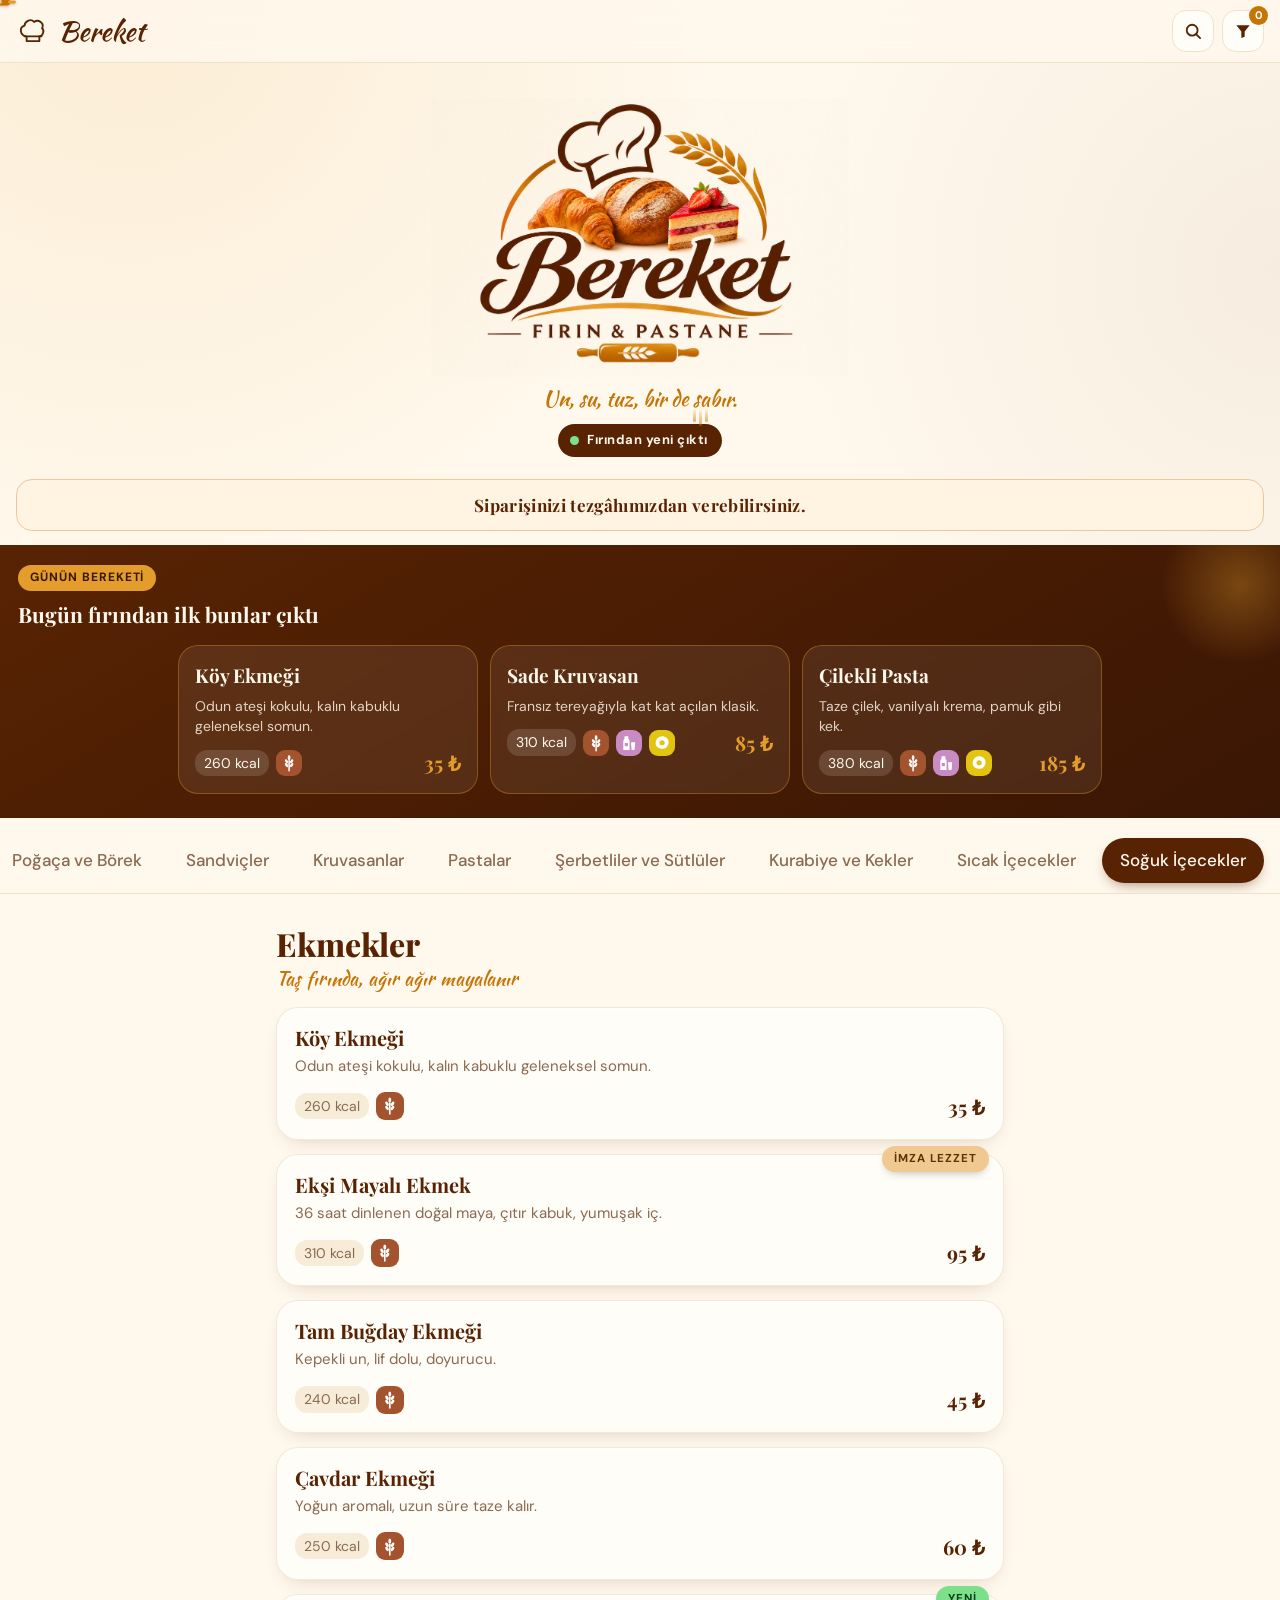
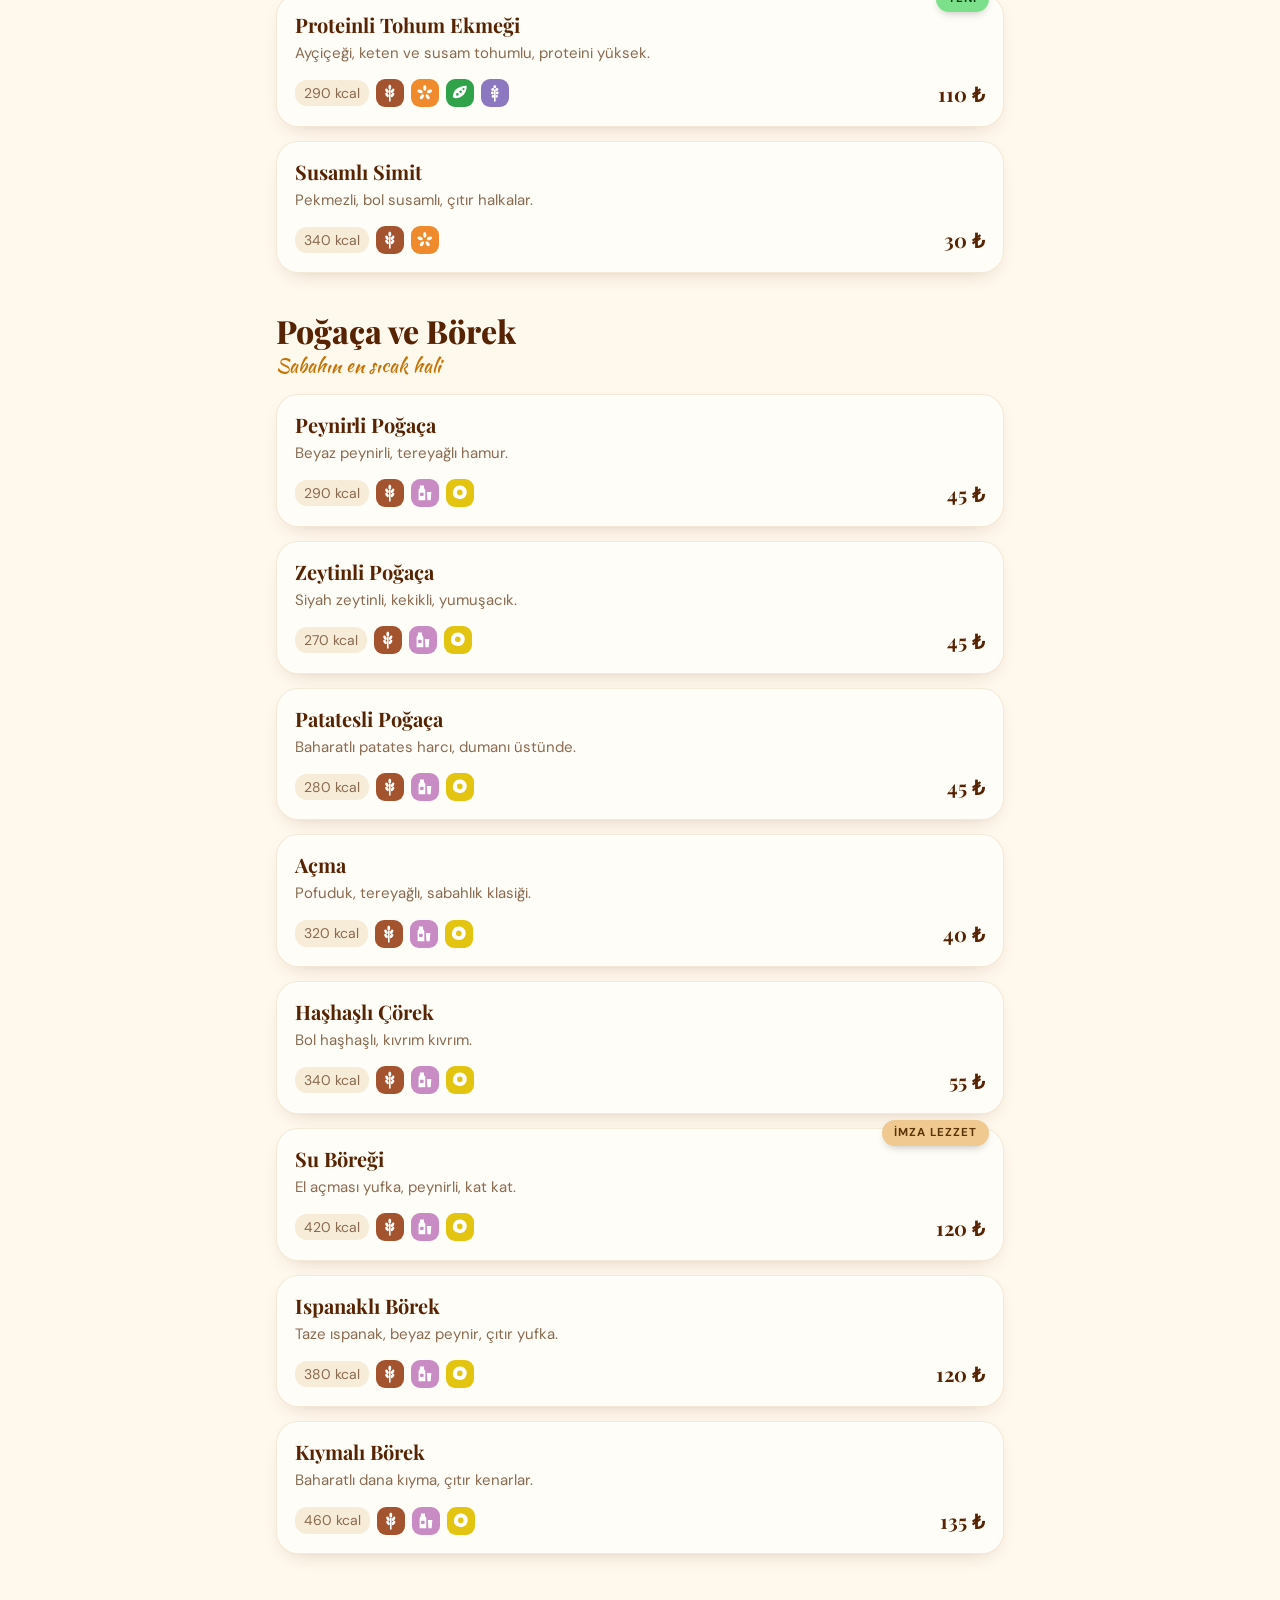
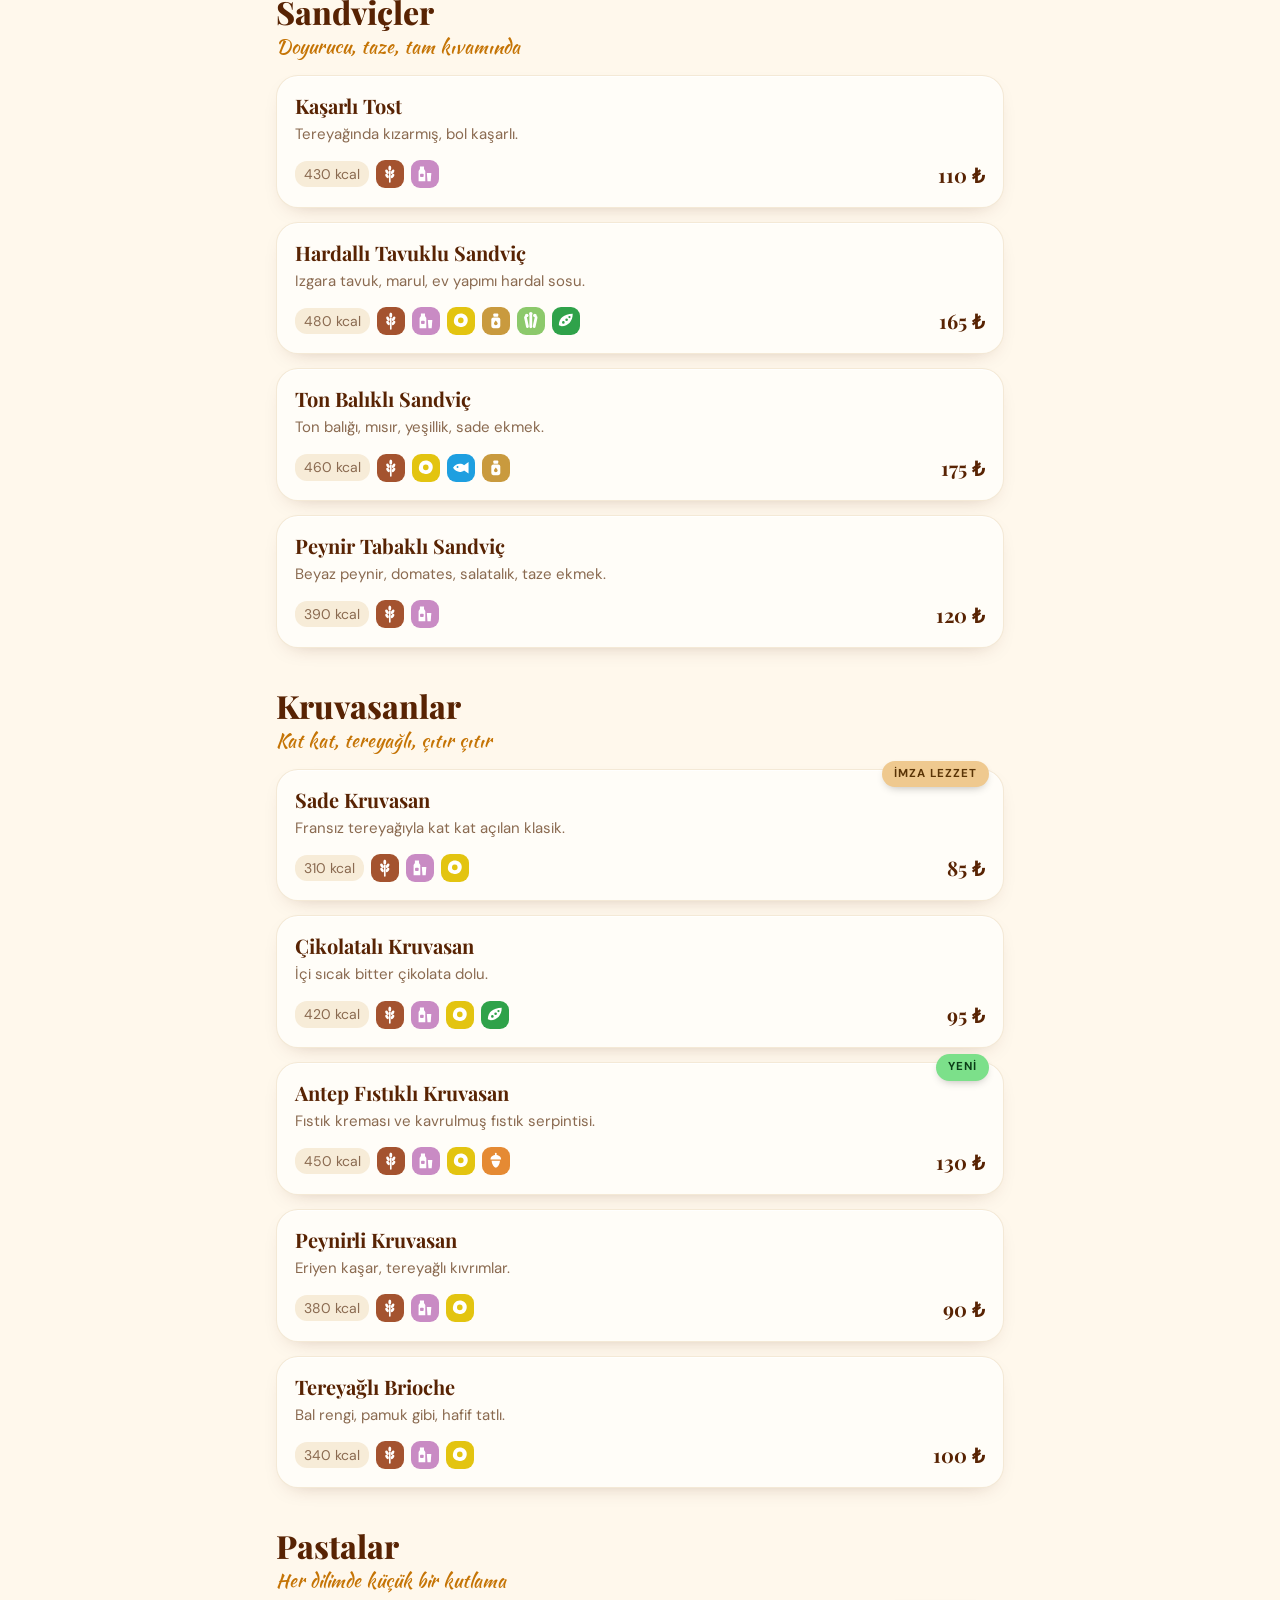
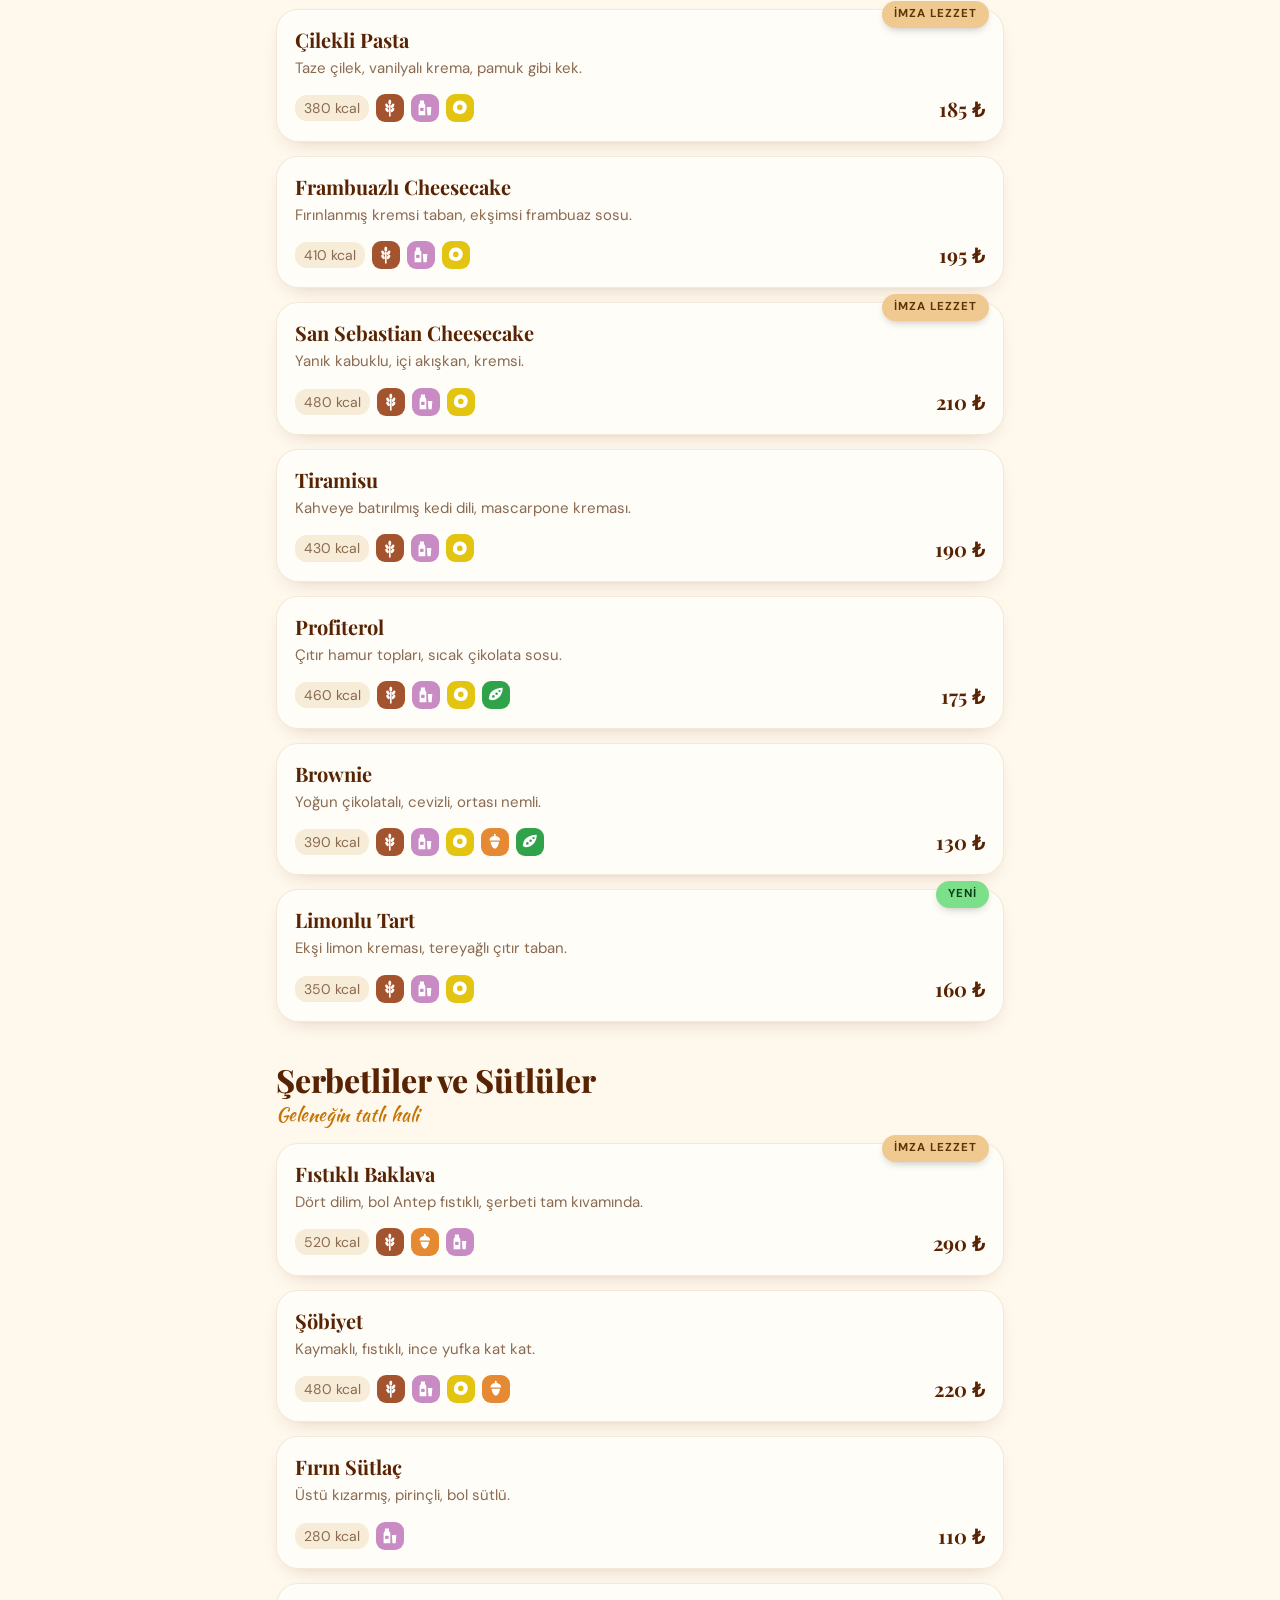
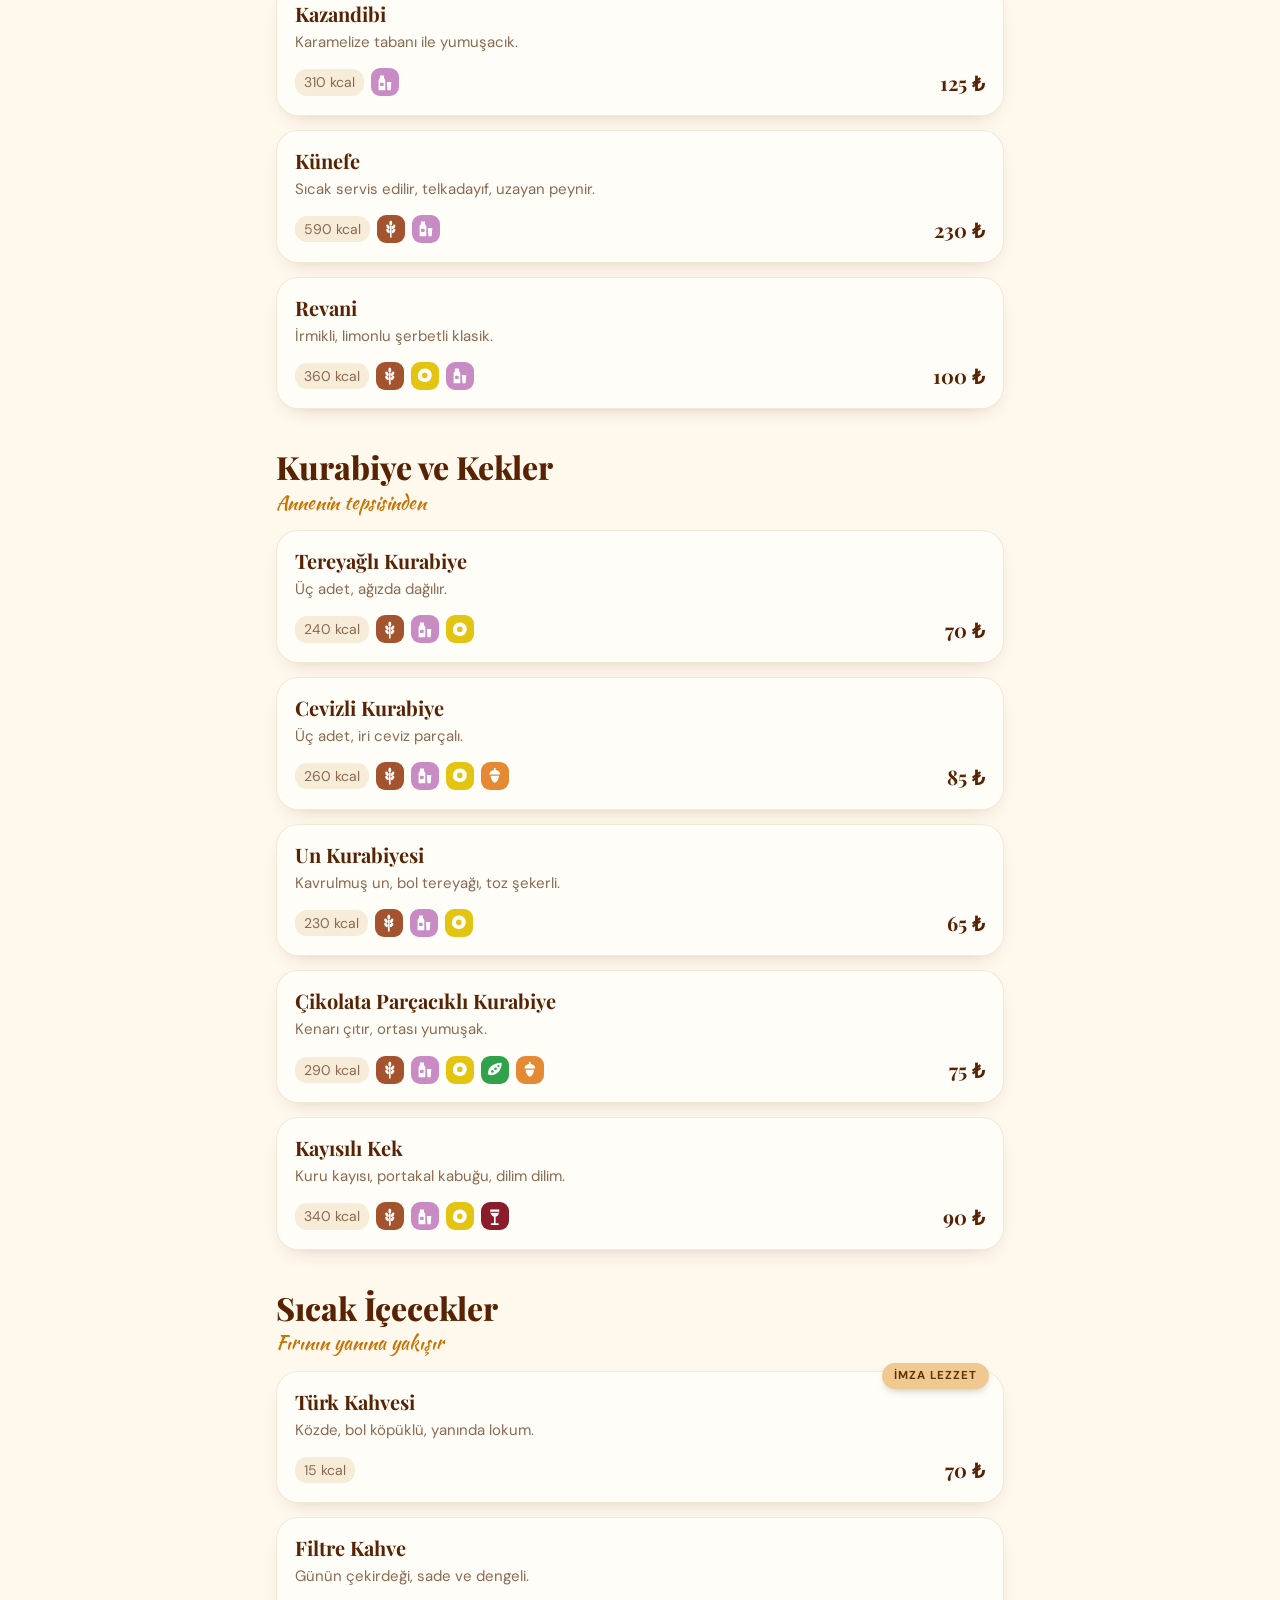
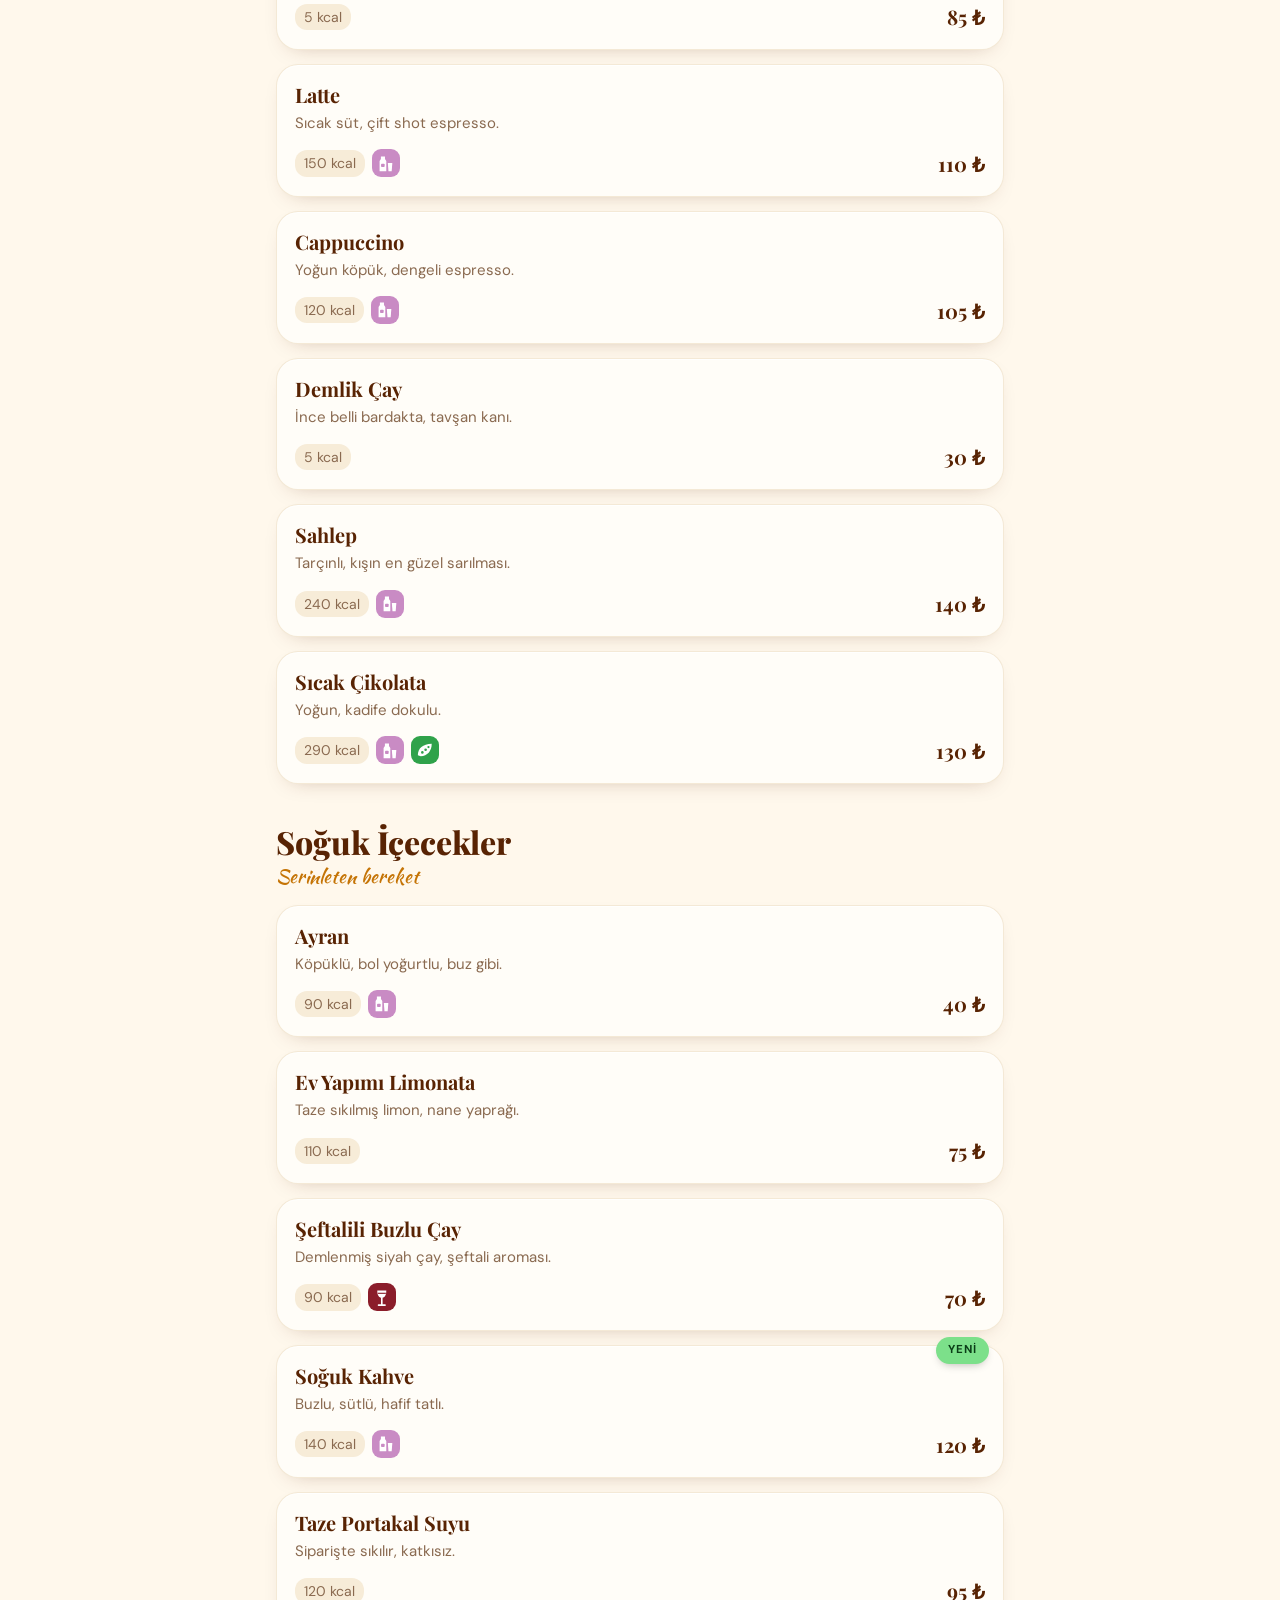
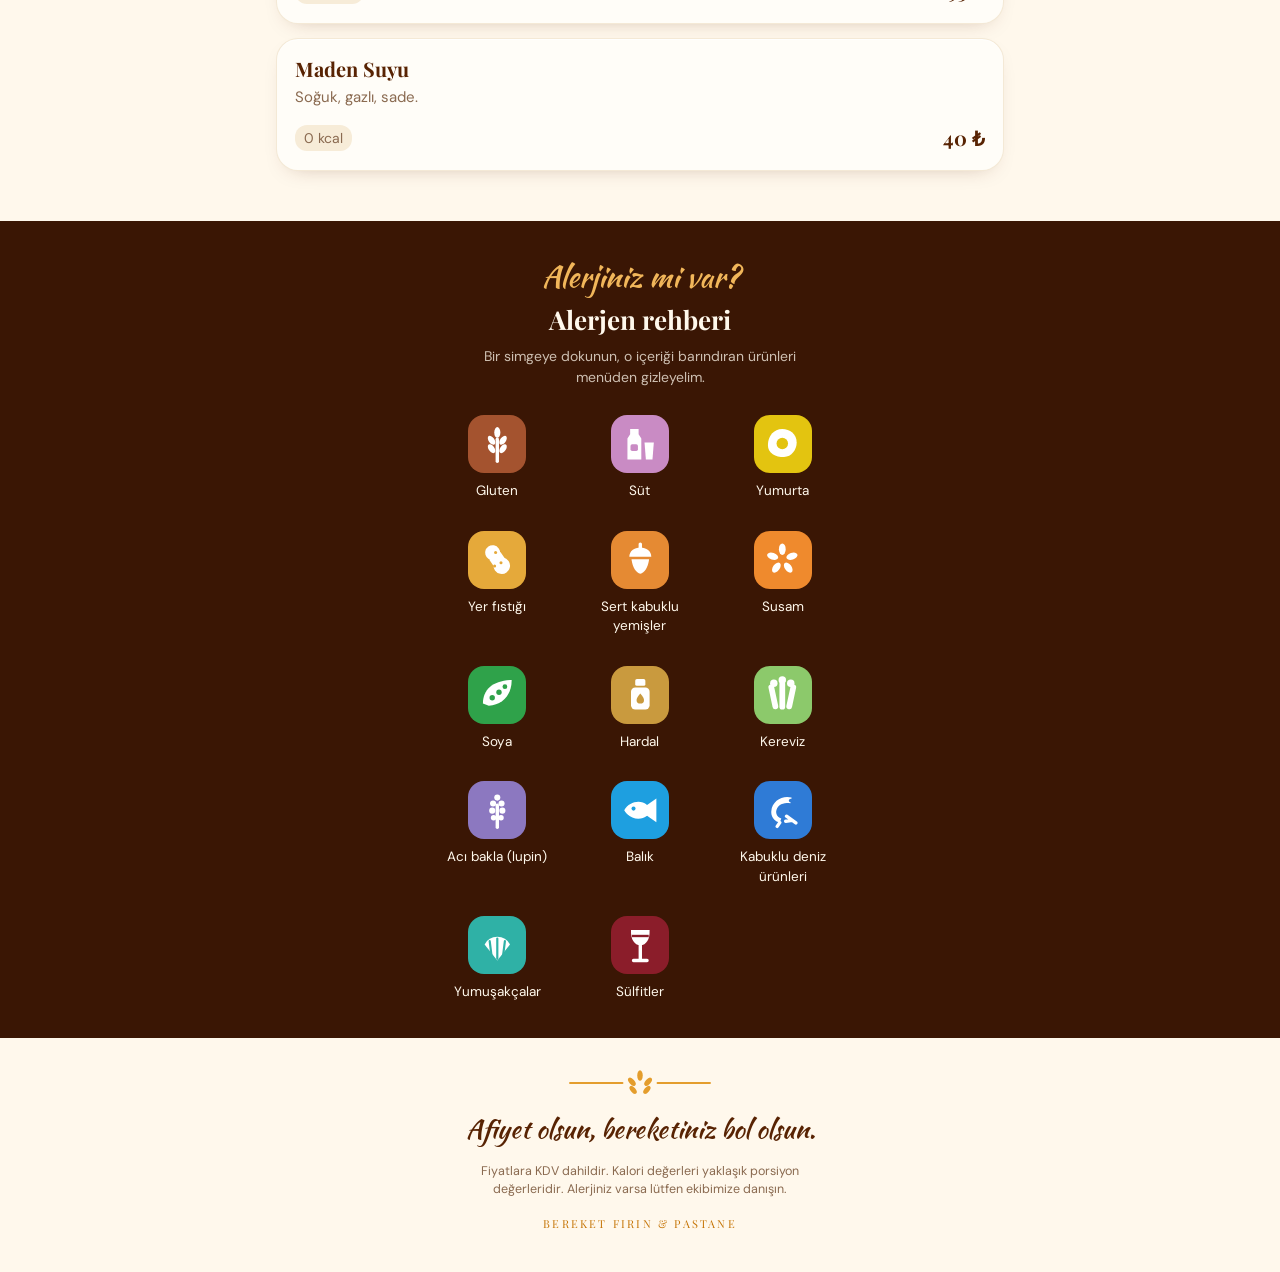
<file: index.html>
<!doctype html>
<html lang="tr">
<head>
<meta charset="utf-8">
<meta name="viewport" content="width=device-width, initial-scale=1, viewport-fit=cover">
<title>Bereket Fırın &amp; Pastane Menü</title>
<meta name="description" content="Bereket Fırın &amp; Pastane dijital menüsü. Taze ekmek, börek, kruvasan, pasta ve tatlılar. Alerjen ve kalori bilgisiyle.">
<meta name="theme-color" content="#582303">
<meta property="og:title" content="Bereket Fırın &amp; Pastane">
<meta property="og:description" content="Bereket, taze fırından sofranıza.">
<meta property="og:image" content="assets/og.png">
<link rel="icon" href="assets/favicon.png">
<link rel="preconnect" href="https://fonts.googleapis.com">
<link rel="preconnect" href="https://fonts.gstatic.com" crossorigin>
<link href="https://fonts.googleapis.com/css2?family=DM+Sans:wght@400;500;700&family=Kaushan+Script&family=Playfair+Display:wght@600;700;800&display=swap" rel="stylesheet">
<link rel="stylesheet" href="style.css">
</head>
<body>

<div id="ilerleme" aria-hidden="true">
  <div class="cubuk"></div>
  <svg id="oklava" viewBox="0 0 60 20"><rect x="12" y="4" width="36" height="12" rx="6" fill="#C57405"/><rect x="2" y="7.500" width="14" height="5" rx="2.500" fill="#E49D2C"/><rect x="44" y="7.500" width="14" height="5" rx="2.500" fill="#E49D2C"/><path d="M30 6.500v7M27 8.500l3-2 3 2M27 11.500l3-2 3 2" fill="none" stroke="#FFF8EC" stroke-width="1.200" stroke-linecap="round"/></svg>
</div>

<header class="ust">
  <a class="marka" href="#" aria-label="Bereket Fırın ve Pastane">
    <svg viewBox="0 0 64 56" class="sapka" aria-hidden="true"><path d="M20 38V47h24V38M16 38h32" fill="none" stroke="#582303" stroke-width="3.500" stroke-linecap="round" stroke-linejoin="round"/><path d="M19 38C8 36 5 22 16 18c1-9 12-14 18-7 8-6 20 2 15 12 5 4 2 14-5 15" fill="none" stroke="#582303" stroke-width="3.500" stroke-linecap="round" stroke-linejoin="round"/></svg>
    <span>Bereket</span>
  </a>
  <div class="ust-sag">
    <button class="ikon-btn" id="araBtn" aria-label="Ara"><svg viewBox="0 0 24 24"><circle cx="11" cy="11" r="6.500" fill="none" stroke="currentColor" stroke-width="2.200"/><path d="m16 16 4.500 4.500" stroke="currentColor" stroke-width="2.200" stroke-linecap="round"/></svg></button>
    <button class="ikon-btn" id="suzBtn" aria-label="Süz ve sırala"><svg viewBox="0 0 24 24"><path d="M4 5h16l-6 7.500V19l-4 1.500v-8z" fill="currentColor"/></svg><b id="suzSayac" hidden>0</b></button>
  </div>
</header>

<div class="arama" id="aramaKutu" hidden>
  <input id="aramaGiris" type="search" placeholder="Ne arıyorsunuz? Simit, baklava, latte…" autocomplete="off" enterkeyhint="search">
  <button id="aramaKapat" class="ikon-btn" aria-label="Aramayı kapat">✕</button>
</div>

<section class="kahraman">
  <div class="tane-alani" id="taneler" aria-hidden="true"></div>
  <button class="logo-btn" id="logoBtn" aria-label="Logo, dokunun">
    <img src="assets/logo.png" alt="Bereket Fırın ve Pastane" width="1100" height="733" fetchpriority="high">
  </button>
  <p class="slogan" id="slogan" aria-live="polite"></p>
  <div class="taze"><span class="nabiz"></span> Fırından yeni çıktı<span class="buhar" aria-hidden="true"><i></i><i></i><i></i></span></div>
</section>

<div class="duyuru" id="duyuru" hidden></div>

<section class="gunun" id="gununBolum" hidden>
  <div class="gunun-baslik"><span class="rozet-yazi">Günün Bereketi</span><h2>Bugün fırından ilk bunlar çıktı</h2></div>
  <div class="gunun-seri" id="gununSeri"></div>
</section>

<nav class="kategoriler" id="kategoriler" aria-label="Kategoriler"></nav>

<main id="menu"></main>

<section class="alerjen-bolum" id="alerjenBolum">
  <p class="script">Alerjiniz mi var?</p>
  <h2>Alerjen rehberi</h2>
  <p class="alerjen-not">Bir simgeye dokunun, o içeriği barındıran ürünleri menüden gizleyelim.</p>
  <div class="alerjen-izgara" id="alerjenIzgara"></div>
</section>

<footer class="alt">
  <svg viewBox="0 0 120 24" class="ayrac" aria-hidden="true"><path d="M4 12h42M74 12h42" stroke="#E49D2C" stroke-width="1.500" stroke-linecap="round"/><g fill="#E49D2C"><ellipse cx="60" cy="6" rx="2.200" ry="4.200"/><ellipse cx="53.500" cy="11" rx="2.100" ry="4" transform="rotate(-40 53.500 11)"/><ellipse cx="66.500" cy="11" rx="2.100" ry="4" transform="rotate(40 66.500 11)"/><ellipse cx="54.500" cy="17.500" rx="2" ry="3.800" transform="rotate(-40 54.500 17.500)"/><ellipse cx="65.500" cy="17.500" rx="2" ry="3.800" transform="rotate(40 65.500 17.500)"/></g></svg>
  <p class="afiyet script" id="altYazi"></p>
  <p class="not" id="not"></p>
  <p class="imza-yazi">Bereket Fırın &amp; Pastane</p>
</footer>

<!-- süz ve sırala paneli -->
<div class="ortu" id="ortu" hidden></div>
<aside class="panel" id="panel" hidden aria-label="Süz ve sırala">
  <div class="tutamac"></div>
  <h3>Size göre menü</h3>
  <h4>Şunları içermesin</h4>
  <div class="chip-izgara" id="haricChip"></div>
  <h4>Sıralama</h4>
  <div class="siralama" id="siralama">
    <button data-s="varsayilan" class="secili">Menü sırası</button>
    <button data-s="fiyatArtan">Fiyat artan</button>
    <button data-s="fiyatAzalan">Fiyat azalan</button>
    <button data-s="kaloriAz">Kalori az</button>
  </div>
  <h4>En fazla kalori: <span id="kcalDeger">Sınırsız</span></h4>
  <input type="range" id="kcalAralik" min="100" max="600" step="50" value="600">
  <div class="panel-alt">
    <button class="ikincil" id="suzTemizle">Temizle</button>
    <button class="birincil" id="suzUygula">Sonuçları gör</button>
  </div>
</aside>

<div class="bildirim" id="bildirim" role="status" aria-live="polite"></div>

<script src="allergens.js"></script>
<script src="app.js"></script>
</body>
</html>
</file>
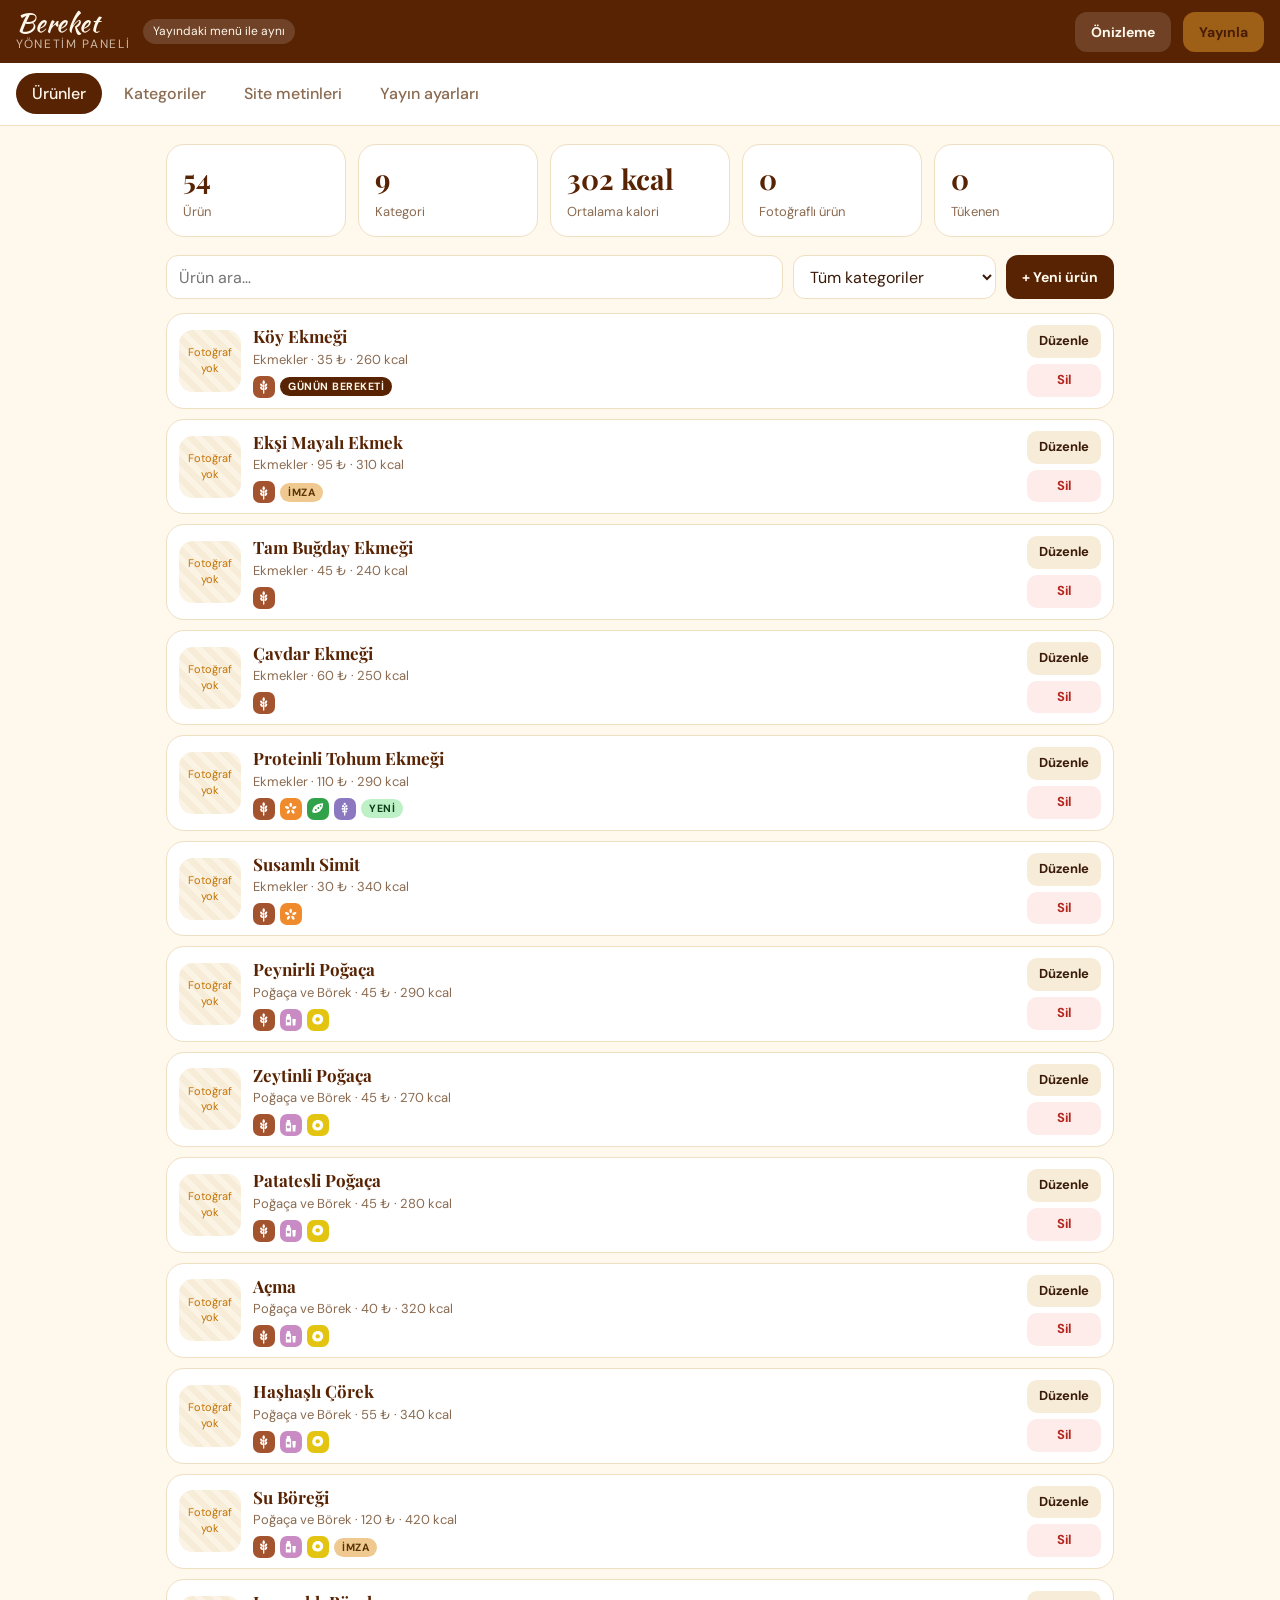
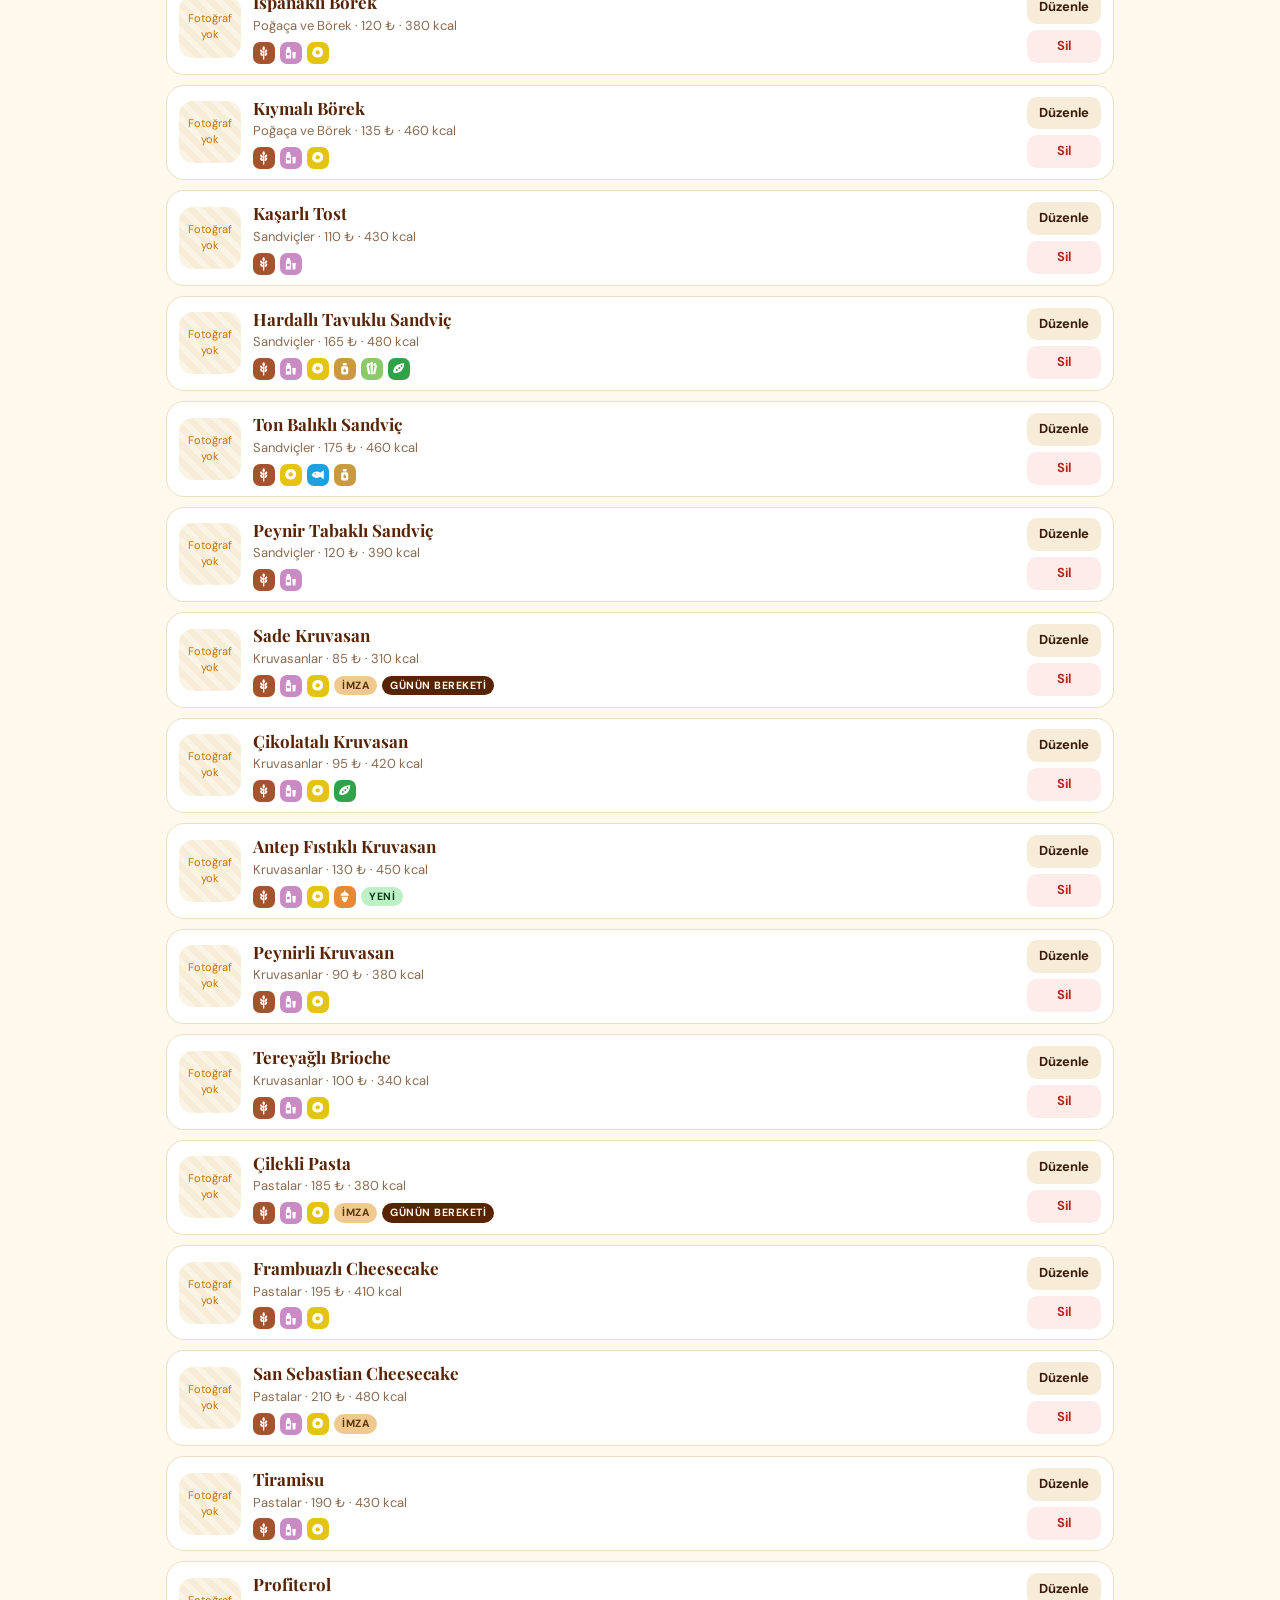
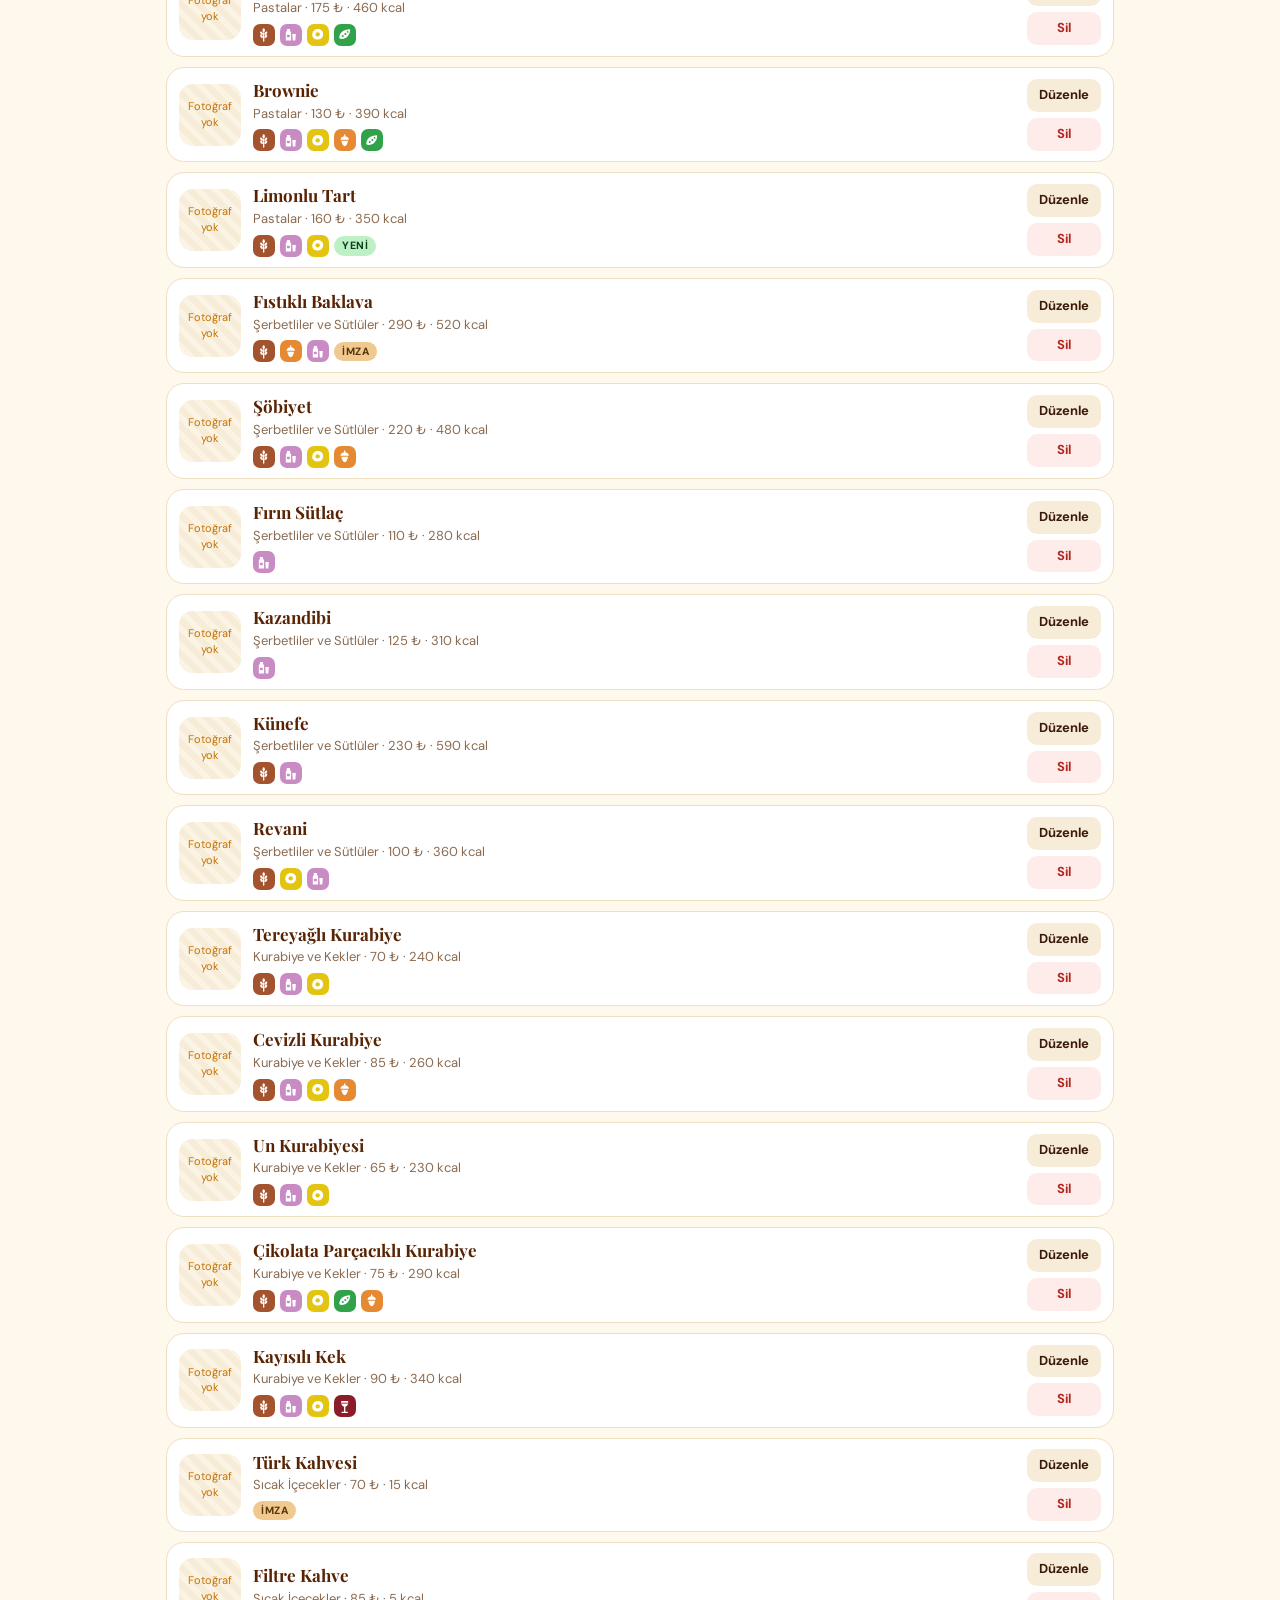
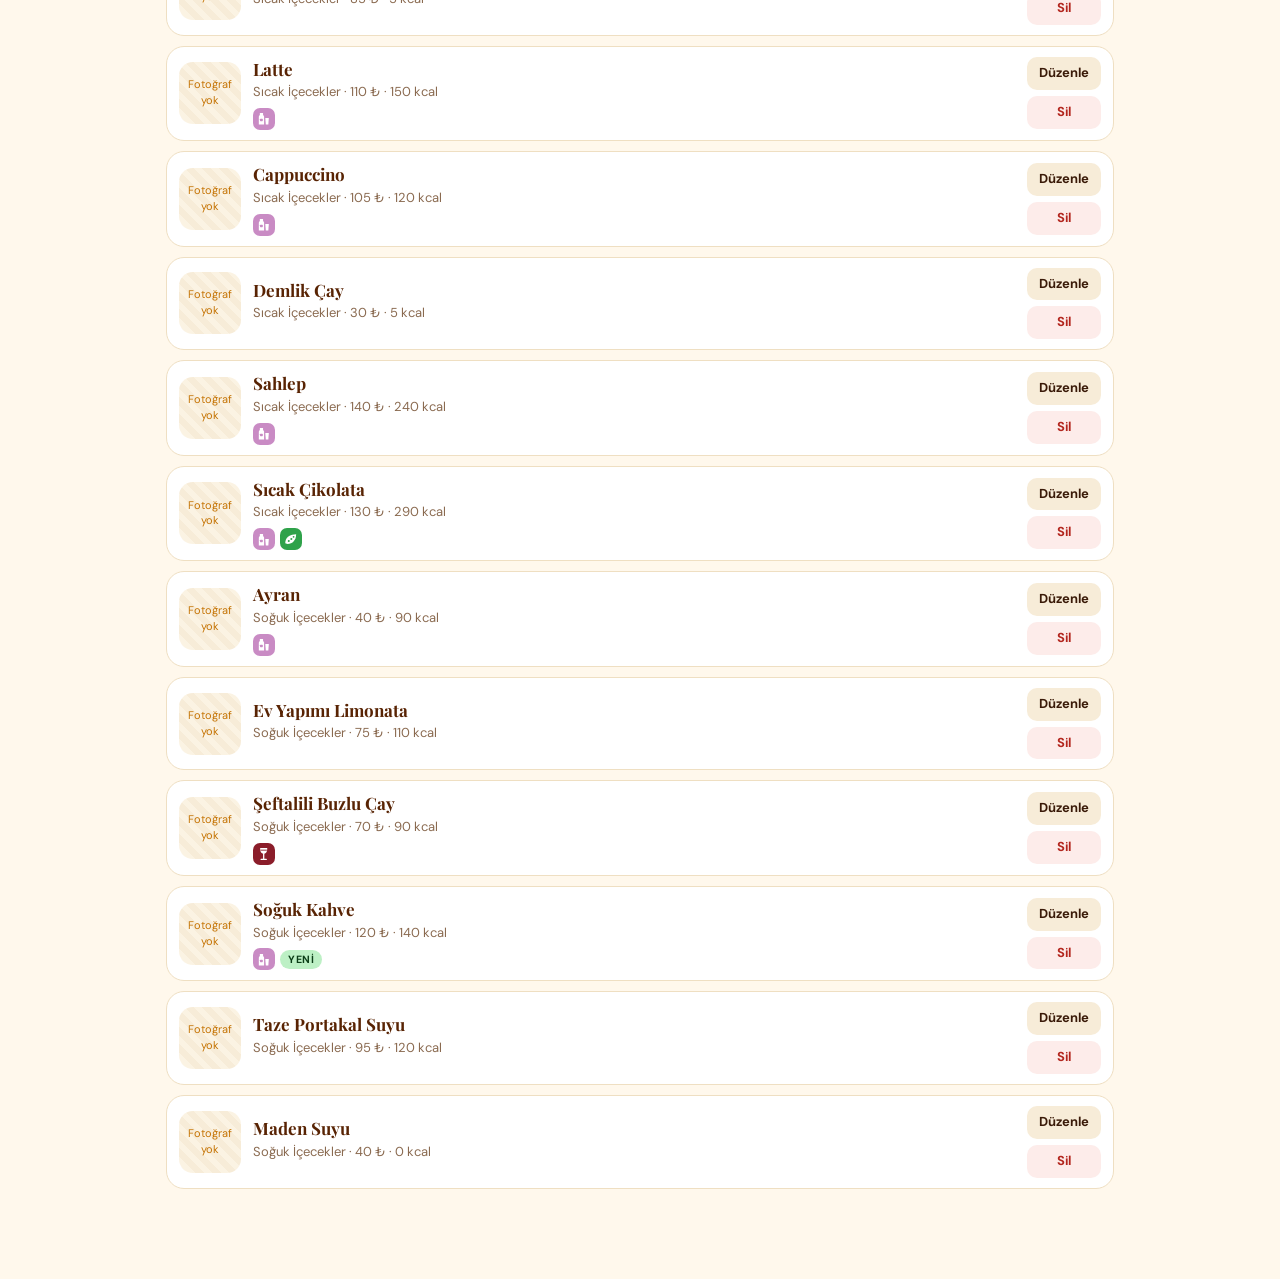
<file: admin/index.html>
<!doctype html>
<html lang="tr">
<head>
<meta charset="utf-8">
<meta name="viewport" content="width=device-width, initial-scale=1">
<meta name="robots" content="noindex, nofollow">
<title>Bereket Yönetim Paneli</title>
<meta name="theme-color" content="#582303">
<link rel="icon" href="../assets/favicon.png">
<link rel="preconnect" href="https://fonts.googleapis.com">
<link rel="preconnect" href="https://fonts.gstatic.com" crossorigin>
<link href="https://fonts.googleapis.com/css2?family=DM+Sans:wght@400;500;700&family=Kaushan+Script&family=Playfair+Display:wght@600;700;800&display=swap" rel="stylesheet">
<style>
:root{--kahve:#582303;--kahve2:#3a1604;--altin:#C57405;--altin2:#E49D2C;--krem:#FFF8EC;--kart:#fff;--yazi:#3a1a08;--soluk:#8a6a50;--cizgi:#efdfc2;--yesil:#2c8a4a;--kirmizi:#B3261E;
--serif:'Playfair Display',Georgia,serif;--script:'Kaushan Script',cursive;--sans:'DM Sans',system-ui,sans-serif}
*{box-sizing:border-box;-webkit-tap-highlight-color:transparent}
body{margin:0;background:var(--krem);font-family:var(--sans);color:var(--yazi);line-height:1.45}
button{font:inherit;cursor:pointer;border:0;color:inherit;background:none}
input,select,textarea{font:inherit;color:inherit}
h1,h2,h3,h4,p{margin:0}
.ust{position:sticky;top:0;z-index:30;display:flex;align-items:center;gap:12px;padding:10px 16px;background:var(--kahve);color:var(--krem)}
.ust .marka{font-family:var(--script);font-size:26px;line-height:1}
.ust .alt{font-size:12px;letter-spacing:.14em;text-transform:uppercase;opacity:.7}
.ust .bosluk{flex:1}
.btn{padding:10px 16px;border-radius:12px;font-weight:700;font-size:14px;display:inline-flex;align-items:center;gap:6px;white-space:nowrap}
.btn.ana{background:var(--altin2);color:var(--kahve2)}
.btn.ana:disabled{opacity:.5;cursor:default}
.btn.hafif{background:rgba(255,248,236,.14);color:var(--krem)}
.btn.koyu{background:var(--kahve);color:var(--krem)}
.btn.kenar{background:#fff;border:1.5px solid var(--cizgi)}
.btn.sil{background:#fdecea;color:var(--kirmizi)}
.durum{font-size:12px;padding:4px 10px;border-radius:20px;background:rgba(255,255,255,.14)}
.durum.kirli{background:#ffd9a0;color:var(--kahve2);font-weight:700}
.sekmeler{display:flex;gap:6px;padding:10px 16px;overflow-x:auto;background:#fff;border-bottom:1px solid var(--cizgi);position:sticky;top:57px;z-index:20;scrollbar-width:none}
.sekmeler button{padding:9px 16px;border-radius:24px;color:var(--soluk);font-weight:500;white-space:nowrap}
.sekmeler button.on{background:var(--kahve);color:var(--krem)}
main{max-width:980px;margin:0 auto;padding:18px 16px 90px}
.sekme{display:none}.sekme.on{display:block}
.istat{display:grid;grid-template-columns:repeat(auto-fit,minmax(140px,1fr));gap:12px;margin-bottom:18px}
.i-kutu{background:var(--kart);border:1px solid var(--cizgi);border-radius:18px;padding:14px 16px}
.i-kutu b{display:block;font-family:var(--serif);font-size:28px;color:var(--kahve)}
.i-kutu span{font-size:13px;color:var(--soluk)}
.arac{display:flex;gap:10px;flex-wrap:wrap;margin-bottom:14px}
.arac input,.arac select{height:44px;border-radius:12px;border:1.5px solid var(--cizgi);background:#fff;padding:0 12px;min-width:0}
.arac input{flex:1 1 200px}
.liste{display:grid;gap:10px}
.satir{display:grid;grid-template-columns:62px 1fr auto;gap:12px;align-items:center;background:var(--kart);border:1px solid var(--cizgi);border-radius:18px;padding:10px 12px}
.kucuk{width:62px;height:62px;border-radius:14px;background:repeating-linear-gradient(45deg,#f7ecd8,#f7ecd8 6px,#fbf3e3 6px,#fbf3e3 12px);display:grid;place-items:center;color:var(--altin);font-size:11px;text-align:center;overflow:hidden}
.kucuk img{width:100%;height:100%;object-fit:cover}
.satir h4{font-family:var(--serif);font-size:17px;color:var(--kahve)}
.satir .bilgi{font-size:13px;color:var(--soluk);margin:2px 0 6px}
.satir .ikonlar{display:flex;gap:5px;flex-wrap:wrap;align-items:center}
.satir .ikonlar .ai{--s:22px;border-radius:7px}
.rz{font-size:10.5px;font-weight:700;padding:2px 8px;border-radius:10px;letter-spacing:.05em;text-transform:uppercase}
.rz.imza{background:#EFC98F;color:#5a3406}.rz.yeni{background:#bdf0c5;color:#0b3d17}.rz.gunun{background:var(--kahve);color:var(--krem)}.rz.bitti{background:#fdecea;color:var(--kirmizi)}
.eylem{display:flex;flex-direction:column;gap:6px}
.eylem button{padding:7px 12px;border-radius:10px;font-size:13px;font-weight:700;background:#f7ecd8}
.eylem button.k{background:#fdecea;color:var(--kirmizi)}
.ai{--s:28px;width:var(--s);height:var(--s);border-radius:9px;background:var(--c);display:inline-grid;place-items:center}
.ai svg{width:70%;height:70%}
dialog{border:0;border-radius:24px;padding:0;width:min(560px,94vw);max-height:92vh;box-shadow:0 30px 80px -20px rgba(40,15,2,.6);background:var(--krem)}
dialog::backdrop{background:rgba(40,15,2,.55)}
.d-ust{padding:18px 20px 8px;display:flex;justify-content:space-between;align-items:center}
.d-ust h3{font-family:var(--serif);font-size:22px;color:var(--kahve)}
.d-govde{padding:6px 20px 14px;display:grid;gap:12px;overflow:auto;max-height:calc(92vh - 150px)}
.d-alt{display:flex;gap:10px;padding:14px 20px 18px;border-top:1px solid var(--cizgi)}
.d-alt .btn{flex:1;justify-content:center;height:46px}
label.a{display:grid;gap:5px;font-size:13px;font-weight:700;color:var(--soluk);letter-spacing:.02em}
label.a input,label.a select,label.a textarea{border:1.5px solid var(--cizgi);background:#fff;border-radius:12px;padding:10px 12px;font-weight:400;color:var(--yazi);width:100%}
label.a textarea{min-height:76px;resize:vertical}
.cift{display:grid;grid-template-columns:1fr 1fr;gap:10px}
.chip-izgara{display:flex;flex-wrap:wrap;gap:7px}
.cc{display:flex;align-items:center;gap:6px;padding:5px 11px 5px 5px;border-radius:24px;background:#fff;border:1.5px solid var(--cizgi);font-size:13px}
.cc .ai{--s:24px;border-radius:50%;opacity:.45}
.cc.on{border-color:var(--kahve);background:var(--kahve);color:var(--krem)}.cc.on .ai{opacity:1}
.cc.t{padding:8px 14px}
.yukle{border:2px dashed var(--altin2);border-radius:18px;padding:16px;text-align:center;background:#fff8e8;color:var(--soluk);cursor:pointer;position:relative}
.yukle.uzerinde{background:#ffefc9}
.yukle img{max-width:100%;max-height:190px;border-radius:12px;display:block;margin:0 auto 8px}
.yukle b{color:var(--kahve)}
.kutu{background:#fff;border:1px solid var(--cizgi);border-radius:18px;padding:16px;margin-bottom:14px;display:grid;gap:12px}
.kutu h3{font-family:var(--serif);color:var(--kahve);font-size:20px}
.not{font-size:13px;color:var(--soluk)}
.not ol{margin:6px 0 0;padding-left:20px}
.kat-satir{display:grid;grid-template-columns:1fr 1.3fr auto;gap:8px;align-items:center;background:#fff;border:1px solid var(--cizgi);border-radius:16px;padding:10px}
.kat-satir input{border:1.5px solid var(--cizgi);border-radius:10px;padding:9px 10px;min-width:0;width:100%}
.kat-eylem{display:flex;gap:4px}
.kat-eylem button{width:34px;height:34px;border-radius:10px;background:#f7ecd8;font-weight:700}
.kat-eylem button.k{background:#fdecea;color:var(--kirmizi)}
.log{font-family:ui-monospace,Menlo,monospace;font-size:12.5px;background:var(--kahve2);color:#f6dfb8;border-radius:12px;padding:12px;white-space:pre-wrap;display:none;max-height:200px;overflow:auto}
.bildirim{position:fixed;left:50%;bottom:24px;transform:translate(-50%,30px);z-index:99;padding:12px 20px;border-radius:24px;background:var(--kahve2);color:var(--krem);opacity:0;transition:.3s;pointer-events:none;max-width:90%;text-align:center}
.bildirim.goster{opacity:1;transform:translate(-50%,0)}
.bildirim.hata{background:var(--kirmizi)}
.toggle{display:flex;align-items:center;gap:10px;font-size:14px}
a.btn{text-decoration:none}
@media(max-width:560px){.durum{font-size:0;width:12px;height:12px;padding:0;border-radius:50%;background:#7CE08A;flex:0 0 12px}.durum.kirli{background:#ffb84a}.satir{grid-template-columns:54px 1fr}.satir .eylem{grid-column:1/-1;flex-direction:row}.satir .eylem button{flex:1}.kucuk{width:54px;height:54px}.cift{grid-template-columns:1fr 1fr}.kat-satir{grid-template-columns:1fr}.ust .alt{display:none}}
</style>
</head>
<body>

<header class="ust">
  <div><div class="marka">Bereket</div><div class="alt">Yönetim paneli</div></div>
  <span class="durum" id="durum">Yayındaki menü</span>
  <span class="bosluk"></span>
  <a class="btn hafif" id="onizleme" href="../?onizleme=1" target="_blank" rel="noopener">Önizleme</a>
  <button class="btn ana" id="yayinBtn" disabled>Yayınla</button>
</header>

<nav class="sekmeler" id="sekmeler">
  <button data-s="urunler" class="on">Ürünler</button>
  <button data-s="kategoriler">Kategoriler</button>
  <button data-s="metinler">Site metinleri</button>
  <button data-s="yayin">Yayın ayarları</button>
</nav>

<main>
  <!-- ÜRÜNLER -->
  <section class="sekme on" id="s_urunler">
    <div class="istat" id="istat"></div>
    <div class="arac">
      <input id="uAra" type="search" placeholder="Ürün ara…">
      <select id="uKat"></select>
      <button class="btn koyu" id="yeniUrun">+ Yeni ürün</button>
    </div>
    <div class="liste" id="uListe"></div>
  </section>

  <!-- KATEGORİLER -->
  <section class="sekme" id="s_kategoriler">
    <p class="not" style="margin-bottom:12px">Kategorilerin sırası menüdeki sırayla aynıdır. Okları kullanarak taşıyın.</p>
    <div class="liste" id="kListe"></div>
    <button class="btn koyu" id="yeniKat" style="margin-top:12px">+ Yeni kategori</button>
  </section>

  <!-- METİNLER -->
  <section class="sekme" id="s_metinler">
    <div class="kutu">
      <h3>Üst bölüm sloganları</h3>
      <label class="a">Her satıra bir slogan yazın, menüde sırayla dönerler
        <textarea id="mSlogan" rows="6"></textarea></label>
    </div>
    <div class="kutu">
      <h3>Duyuru şeridi</h3>
      <label class="toggle"><input type="checkbox" id="mDuyuruAktif"> Duyuruyu göster</label>
      <label class="a">Duyuru metni <input id="mDuyuru"></label>
    </div>
    <div class="kutu">
      <h3>Alt bölüm</h3>
      <label class="a">Veda yazısı <input id="mAlt"></label>
      <label class="a">Küçük not (KDV, kalori, alerjen uyarısı) <textarea id="mNot" rows="3"></textarea></label>
    </div>
  </section>

  <!-- YAYIN -->
  <section class="sekme" id="s_yayin">
    <div class="kutu">
      <h3>GitHub bağlantısı</h3>
      <p class="not">Yayınla düğmesi menüyü ve fotoğrafları tek bir kayıt olarak GitHub deponuza gönderir. Vercel değişikliği görür ve siteyi yaklaşık yarım dakikada günceller.</p>
      <label class="a">Depo (sahip/ad) <input id="yRepo" value="tselmegjargalshi-png/bereket"></label>
      <label class="a">Dal <input id="yDal" value="main"></label>
      <label class="a">Erişim anahtarı (token) <input id="yToken" type="password" placeholder="github_pat_…" autocomplete="off"></label>
      <div class="not">Anahtarı şöyle oluşturun:
        <ol>
          <li>GitHub, Settings, Developer settings, Fine grained tokens, Generate new token</li>
          <li>Yalnızca bu depoyu seçin</li>
          <li>Repository permissions bölümünde Contents için Read and write verin</li>
          <li>Oluşan anahtarı buraya yapıştırın</li>
        </ol>
        Anahtar yalnızca bu tarayıcıda saklanır. Ortak bir cihazda işiniz bitince "Anahtarı sil" deyin.</div>
      <div style="display:flex;gap:8px;flex-wrap:wrap">
        <button class="btn koyu" id="yKaydet">Kaydet ve sına</button>
        <button class="btn sil" id="yTokenSil">Anahtarı sil</button>
      </div>
      <div class="log" id="log"></div>
    </div>
    <div class="kutu">
      <h3>Yedek ve sıfırlama</h3>
      <div style="display:flex;gap:8px;flex-wrap:wrap">
        <button class="btn kenar" id="disaAktar">Menüyü indir (JSON)</button>
        <label class="btn kenar" style="cursor:pointer">Menü yükle<input type="file" id="iceAktar" accept="application/json" hidden></label>
        <button class="btn sil" id="sifirla">Taslağı at, yayındakine dön</button>
      </div>
    </div>
  </section>
</main>

<!-- ÜRÜN DÜZENLE -->
<dialog id="dlg">
  <form method="dialog" id="form" onsubmit="return false">
    <div class="d-ust"><h3 id="dBaslik">Ürün</h3><button type="button" class="btn kenar" id="dKapat" style="padding:6px 12px">✕</button></div>
    <div class="d-govde">
      <label class="a">Ürün adı <input id="fAd" required maxlength="60"></label>
      <label class="a">Açıklama <textarea id="fAcik" maxlength="160"></textarea></label>
      <div class="cift">
        <label class="a">Fiyat (₺) <input id="fFiyat" type="number" min="0" step="1" inputmode="numeric"></label>
        <label class="a">Kalori (kcal) <input id="fKcal" type="number" min="0" step="5" inputmode="numeric"></label>
      </div>
      <label class="a">Kategori <select id="fKat"></select></label>
      <div><p class="not" style="font-weight:700;margin-bottom:6px">Alerjenler</p><div class="chip-izgara" id="fAler"></div></div>
      <div><p class="not" style="font-weight:700;margin-bottom:6px">Etiketler</p><div class="chip-izgara" id="fRozet"></div></div>
      <div><p class="not" style="font-weight:700;margin-bottom:6px">Fotoğraf</p>
        <div class="yukle" id="fYukle"><div id="fOnizle"></div><span><b>Fotoğraf seçin</b> veya buraya bırakın</span><input type="file" id="fDosya" accept="image/*" hidden></div>
        <button type="button" class="btn sil" id="fGorselSil" style="margin-top:8px" hidden>Fotoğrafı kaldır</button>
      </div>
    </div>
    <div class="d-alt"><button type="button" class="btn kenar" id="dIptal">Vazgeç</button><button type="button" class="btn koyu" id="dKaydet">Kaydet</button></div>
  </form>
</dialog>

<div class="bildirim" id="bildirim"></div>

<script src="../allergens.js"></script>
<script>
(function(){
'use strict';
var $=function(s,r){return (r||document).querySelector(s)};
var $$=function(s,r){return Array.prototype.slice.call((r||document).querySelectorAll(s))};
var ke=function(t){return String(t==null?'':t).replace(/[&<>"']/g,function(c){return {'&':'&amp;','<':'&lt;','>':'&gt;','"':'&quot;',"'":'&#39;'}[c]})};
var para=function(n){return Number(n||0).toLocaleString('tr-TR')+' ₺'};
var TASLAK='bereket_taslak', AYAR='bereket_yayin';
var veri, yayindaki, kirli=false, duzenlenen=null, yeniMi=false, gecici=null;
var ROZETLER=[['imza','İmza lezzet'],['yeni','Yeni'],['gunun','Günün bereketi'],['tukendi','Tükendi']];

function bildir(m,hata){var b=$('#bildirim');b.textContent=m;b.classList.toggle('hata',!!hata);b.classList.add('goster');clearTimeout(bildir.z);bildir.z=setTimeout(function(){b.classList.remove('goster')},hata?4500:2400)}
function kaydetTaslak(){
  try{localStorage.setItem(TASLAK,JSON.stringify(veri))}catch(e){bildir('Taslak saklanamadı. Fotoğraflar çok büyük olabilir.',true)}
  kirli=JSON.stringify(veri)!==JSON.stringify(yayindaki); durumYaz();
}
function durumYaz(){
  var d=$('#durum'); d.textContent=kirli?'Yayınlanmamış değişiklikler var':'Yayındaki menü ile aynı'; d.title=d.textContent; d.classList.toggle('kirli',kirli);
  $('#yayinBtn').disabled=!kirli;
}
function temizId(){var n=0;veri.urunler.forEach(function(u){var m=/^u(\d+)$/.exec(u.id);if(m)n=Math.max(n,+m[1])});return 'u'+String(n+1).padStart(3,'0')}
function slug(s){return String(s).toLocaleLowerCase('tr-TR').replace(/ç/g,'c').replace(/ğ/g,'g').replace(/ı/g,'i').replace(/ö/g,'o').replace(/ş/g,'s').replace(/ü/g,'u').replace(/[^a-z0-9]+/g,'').slice(0,18)||'kat'}

/* ---------- başlangıç ---------- */
function baslat(){
  fetch('../menu.json?v='+Date.now(),{cache:'no-store'}).then(function(r){return r.json()}).then(function(v){
    yayindaki=v; var t=null; try{t=JSON.parse(localStorage.getItem(TASLAK)||'null')}catch(e){}
    veri=t||JSON.parse(JSON.stringify(v));
    kirli=JSON.stringify(veri)!==JSON.stringify(yayindaki);
    if(t&&kirli) bildir('Kaydedilmemiş taslağınız geri yüklendi');
    hepsiniCiz(); ayarlariYukle(); durumYaz();
  }).catch(function(){bildir('menu.json okunamadı',true)});
}
function hepsiniCiz(){istatCiz();katSecenek();urunCiz();katCiz();metinYukle()}

/* ---------- ürünler ---------- */
function istatCiz(){
  var u=veri.urunler,ort=u.length?Math.round(u.reduce(function(a,b){return a+(+b.kcal||0)},0)/u.length):0;
  var fot=u.filter(function(x){return x.img||x.imgData}).length;
  var kutular=[[u.length,'Ürün'],[veri.kategoriler.length,'Kategori'],[ort+' kcal','Ortalama kalori'],[fot,'Fotoğraflı ürün'],[u.filter(function(x){return x.tukendi}).length,'Tükenen']];
  $('#istat').innerHTML=kutular.map(function(k){return '<div class="i-kutu"><b>'+k[0]+'</b><span>'+k[1]+'</span></div>'}).join('');
}
function katSecenek(){
  var s=$('#uKat'),cur=s.value;
  s.innerHTML='<option value="">Tüm kategoriler</option>'+veri.kategoriler.map(function(k){return '<option value="'+ke(k.id)+'">'+ke(k.ad)+'</option>'}).join('');
  s.value=cur;
  $('#fKat').innerHTML=veri.kategoriler.map(function(k){return '<option value="'+ke(k.id)+'">'+ke(k.ad)+'</option>'}).join('');
}
function urunCiz(){
  var q=$('#uAra').value.toLocaleLowerCase('tr-TR').trim(),k=$('#uKat').value;
  var l=veri.urunler.filter(function(u){return (!k||u.kat===k)&&(!q||(u.ad+' '+u.acik).toLocaleLowerCase('tr-TR').indexOf(q)>-1)});
  var katAd={};veri.kategoriler.forEach(function(c){katAd[c.id]=c.ad});
  $('#uListe').innerHTML=l.length?l.map(function(u){
    var g=u.img||u.imgData;
    var rz=(u.rozet||[]).map(function(r){return '<span class="rz '+r+'">'+({imza:'İmza',yeni:'Yeni'}[r]||'')+'</span>'}).join('')+(u.gunun?'<span class="rz gunun">Günün bereketi</span>':'')+(u.tukendi?'<span class="rz bitti">Tükendi</span>':'');
    return '<div class="satir"><div class="kucuk">'+(g?'<img src="'+ke(g.indexOf('data:')===0?g:'../'+g)+'" alt="">':'Fotoğraf yok')+'</div><div><h4>'+ke(u.ad)+'</h4><div class="bilgi">'+ke(katAd[u.kat]||'Kategorisiz')+' · '+para(u.fiyat)+' · '+ke(u.kcal)+' kcal</div><div class="ikonlar">'+
      (u.alerjen||[]).map(function(a){return window.alerjenIkon(a)}).join('')+rz+'</div></div><div class="eylem"><button data-d="'+u.id+'">Düzenle</button><button class="k" data-x="'+u.id+'">Sil</button></div></div>';
  }).join(''):'<p class="not">Bu süzgeçte ürün yok.</p>';
}
$('#uAra').addEventListener('input',urunCiz);$('#uKat').addEventListener('change',urunCiz);
$('#uListe').addEventListener('click',function(e){
  var d=e.target.closest('[data-d]'),x=e.target.closest('[data-x]');
  if(d) ac(d.getAttribute('data-d'));
  if(x){var u=veri.urunler.filter(function(a){return a.id===x.getAttribute('data-x')})[0];
    if(u&&confirm('"'+u.ad+'" silinsin mi?')){veri.urunler=veri.urunler.filter(function(a){return a!==u});kaydetTaslak();hepsiniCiz();bildir('Ürün silindi')}}
});
$('#yeniUrun').addEventListener('click',function(){ac(null)});

/* ---------- ürün penceresi ---------- */
function ac(id){
  yeniMi=!id; gecici=null;
  duzenlenen=id?JSON.parse(JSON.stringify(veri.urunler.filter(function(u){return u.id===id})[0])):{id:temizId(),kat:$('#uKat').value||(veri.kategoriler[0]&&veri.kategoriler[0].id)||'',ad:'',acik:'',fiyat:0,kcal:0,alerjen:[],rozet:[],gunun:false,tukendi:false,img:''};
  $('#dBaslik').textContent=yeniMi?'Yeni ürün':'Ürünü düzenle';
  $('#fAd').value=duzenlenen.ad;$('#fAcik').value=duzenlenen.acik;$('#fFiyat').value=duzenlenen.fiyat;$('#fKcal').value=duzenlenen.kcal;$('#fKat').value=duzenlenen.kat;
  $('#fAler').innerHTML=window.ALERJENLER.map(function(a){return '<button type="button" class="cc'+(duzenlenen.alerjen.indexOf(a.id)>-1?' on':'')+'" data-a="'+a.id+'">'+window.alerjenIkon(a.id)+a.ad+'</button>'}).join('');
  $('#fRozet').innerHTML=ROZETLER.map(function(r){var on=r[0]==='gunun'?duzenlenen.gunun:r[0]==='tukendi'?duzenlenen.tukendi:duzenlenen.rozet.indexOf(r[0])>-1;return '<button type="button" class="cc t'+(on?' on':'')+'" data-r="'+r[0]+'">'+r[1]+'</button>'}).join('');
  gorselYaz(); $('#dlg').showModal();
}
function gorselYaz(){
  var g=duzenlenen.imgData||duzenlenen.img;
  var src=g?(g.indexOf('data:')===0?g:'../'+g):'';
  $('#fOnizle').innerHTML=src?'<img src="'+ke(src)+'" alt="">':'';
  $('#fGorselSil').hidden=!g;
}
$('#fAler').addEventListener('click',function(e){var b=e.target.closest('[data-a]');if(!b)return;var a=b.getAttribute('data-a'),i=duzenlenen.alerjen.indexOf(a);if(i>-1)duzenlenen.alerjen.splice(i,1);else duzenlenen.alerjen.push(a);b.classList.toggle('on')});
$('#fRozet').addEventListener('click',function(e){var b=e.target.closest('[data-r]');if(!b)return;var r=b.getAttribute('data-r');
  if(r==='gunun')duzenlenen.gunun=!duzenlenen.gunun;else if(r==='tukendi')duzenlenen.tukendi=!duzenlenen.tukendi;
  else{var i=duzenlenen.rozet.indexOf(r);if(i>-1)duzenlenen.rozet.splice(i,1);else duzenlenen.rozet.push(r)}
  b.classList.toggle('on')});
function kucult(dosya,max){return new Promise(function(res,rej){var img=new Image(),url=URL.createObjectURL(dosya);img.onload=function(){var s=Math.min(1,max/Math.max(img.width,img.height)),c=document.createElement('canvas');c.width=Math.round(img.width*s);c.height=Math.round(img.height*s);c.getContext('2d').drawImage(img,0,0,c.width,c.height);URL.revokeObjectURL(url);res(c.toDataURL('image/jpeg',.82))};img.onerror=function(){rej()};img.src=url})}
function dosyaAl(f){if(!f)return;if(!/^image\//.test(f.type)){bildir('Lütfen bir görsel dosyası seçin',true);return}
  kucult(f,1000).then(function(d){duzenlenen.imgData=d;gorselYaz()}).catch(function(){bildir('Fotoğraf okunamadı',true)})}
var yk=$('#fYukle');
yk.addEventListener('click',function(){$('#fDosya').click()});
$('#fDosya').addEventListener('change',function(e){dosyaAl(e.target.files[0]);e.target.value=''});
['dragenter','dragover'].forEach(function(n){yk.addEventListener(n,function(e){e.preventDefault();yk.classList.add('uzerinde')})});
['dragleave','drop'].forEach(function(n){yk.addEventListener(n,function(e){e.preventDefault();yk.classList.remove('uzerinde')})});
yk.addEventListener('drop',function(e){dosyaAl(e.dataTransfer.files[0])});
$('#fGorselSil').addEventListener('click',function(){duzenlenen.imgData='';duzenlenen.img='';delete duzenlenen.imgData;gorselYaz()});
$('#dKapat').addEventListener('click',function(){$('#dlg').close()});$('#dIptal').addEventListener('click',function(){$('#dlg').close()});
$('#dKaydet').addEventListener('click',function(){
  var ad=$('#fAd').value.trim(); if(!ad){bildir('Ürün adı gerekli',true);$('#fAd').focus();return}
  if(!$('#fKat').value){bildir('Önce bir kategori oluşturun',true);return}
  duzenlenen.ad=ad;duzenlenen.acik=$('#fAcik').value.trim();duzenlenen.fiyat=Math.max(0,+$('#fFiyat').value||0);duzenlenen.kcal=Math.max(0,+$('#fKcal').value||0);duzenlenen.kat=$('#fKat').value;
  if(yeniMi)veri.urunler.push(duzenlenen);else veri.urunler=veri.urunler.map(function(u){return u.id===duzenlenen.id?duzenlenen:u});
  $('#dlg').close();kaydetTaslak();hepsiniCiz();bildir('Taslağa kaydedildi. Yayınla ile siteye gönderin.');
});

/* ---------- kategoriler ---------- */
function katCiz(){
  $('#kListe').innerHTML=veri.kategoriler.map(function(k,i){
    return '<div class="kat-satir" data-i="'+i+'"><input data-f="ad" value="'+ke(k.ad)+'" placeholder="Kategori adı"><input data-f="alt" value="'+ke(k.alt||'')+'" placeholder="Alt başlık (yazı tipi el yazısı)"><div class="kat-eylem"><button data-y="-1" aria-label="Yukarı">↑</button><button data-y="1" aria-label="Aşağı">↓</button><button class="k" data-s="1" aria-label="Sil">✕</button></div></div>';
  }).join('');
}
$('#kListe').addEventListener('input',function(e){var r=e.target.closest('.kat-satir');if(!r)return;veri.kategoriler[+r.getAttribute('data-i')][e.target.getAttribute('data-f')]=e.target.value;kaydetTaslak();katSecenek();istatCiz()});
$('#kListe').addEventListener('click',function(e){
  var r=e.target.closest('.kat-satir');if(!r)return;var i=+r.getAttribute('data-i'),b=e.target.closest('button');if(!b)return;
  if(b.hasAttribute('data-y')){var j=i+ +b.getAttribute('data-y');if(j<0||j>=veri.kategoriler.length)return;var t=veri.kategoriler[i];veri.kategoriler[i]=veri.kategoriler[j];veri.kategoriler[j]=t;kaydetTaslak();katCiz();katSecenek()}
  if(b.hasAttribute('data-s')){var k=veri.kategoriler[i],n=veri.urunler.filter(function(u){return u.kat===k.id}).length;
    if(confirm(n?'"'+k.ad+'" ve içindeki '+n+' ürün silinsin mi?':'"'+k.ad+'" silinsin mi?')){veri.kategoriler.splice(i,1);veri.urunler=veri.urunler.filter(function(u){return u.kat!==k.id});kaydetTaslak();hepsiniCiz()}}
});
$('#yeniKat').addEventListener('click',function(){var ad=prompt('Yeni kategori adı');if(!ad||!ad.trim())return;var id=slug(ad),s=id,n=2;while(veri.kategoriler.some(function(k){return k.id===id}))id=s+n++;veri.kategoriler.push({id:id,ad:ad.trim(),alt:''});kaydetTaslak();hepsiniCiz()});

/* ---------- metinler ---------- */
function metinYukle(){var a=veri.ayar;$('#mSlogan').value=(a.sloganlar||[]).join('\n');$('#mDuyuruAktif').checked=!!a.duyuruAktif;$('#mDuyuru').value=a.duyuru||'';$('#mAlt').value=a.altYazi||'';$('#mNot').value=a.not||''}
function metinOku(){var a=veri.ayar;a.sloganlar=$('#mSlogan').value.split('\n').map(function(s){return s.trim()}).filter(Boolean);a.duyuruAktif=$('#mDuyuruAktif').checked;a.duyuru=$('#mDuyuru').value;a.altYazi=$('#mAlt').value;a.not=$('#mNot').value;kaydetTaslak()}
['mSlogan','mDuyuruAktif','mDuyuru','mAlt','mNot'].forEach(function(i){$('#'+i).addEventListener('input',metinOku)});

/* ---------- sekmeler ---------- */
$('#sekmeler').addEventListener('click',function(e){var b=e.target.closest('button');if(!b)return;
  $$('#sekmeler button').forEach(function(x){x.classList.toggle('on',x===b)});$$('.sekme').forEach(function(s){s.classList.toggle('on',s.id==='s_'+b.getAttribute('data-s'))})});

/* ---------- yedek ---------- */
$('#disaAktar').addEventListener('click',function(){var a=document.createElement('a');a.href=URL.createObjectURL(new Blob([JSON.stringify(veri,null,1)],{type:'application/json'}));a.download='bereket-menu.json';a.click()});
$('#iceAktar').addEventListener('change',function(e){var f=e.target.files[0];if(!f)return;var r=new FileReader();r.onload=function(){try{var v=JSON.parse(r.result);if(!v.urunler||!v.kategoriler)throw 0;veri=v;kaydetTaslak();hepsiniCiz();bildir('Menü yüklendi (taslak)')}catch(x){bildir('Geçersiz menü dosyası',true)}};r.readAsText(f);e.target.value=''});
$('#sifirla').addEventListener('click',function(){if(!confirm('Tüm yayınlanmamış değişiklikler silinsin mi?'))return;localStorage.removeItem(TASLAK);veri=JSON.parse(JSON.stringify(yayindaki));kirli=false;hepsiniCiz();durumYaz();bildir('Yayındaki menüye dönüldü')});

/* ---------- yayın ---------- */
function ayarOku(){try{return JSON.parse(localStorage.getItem(AYAR)||'{}')}catch(e){return {}}}
function ayarlariYukle(){var a=ayarOku();if(a.repo)$('#yRepo').value=a.repo;if(a.dal)$('#yDal').value=a.dal;if(a.token)$('#yToken').value=a.token}
function logYaz(m){var l=$('#log');l.style.display='block';l.textContent+=m+'\n';l.scrollTop=l.scrollHeight}
function gh(yol,secenek){
  var a=ayarOku();secenek=secenek||{};
  return fetch('https://api.github.com'+yol,{method:secenek.method||'GET',headers:{'Authorization':'Bearer '+a.token,'Accept':'application/vnd.github+json','Content-Type':'application/json'},body:secenek.body?JSON.stringify(secenek.body):undefined}).then(function(r){
    return r.json().catch(function(){return {}}).then(function(j){if(!r.ok){var m=j.message||('Hata '+r.status);if(r.status===401)m='Anahtar geçersiz veya süresi dolmuş';if(r.status===403||r.status===404)m+=' (anahtarın bu depoda Contents yazma izni olmalı)';throw new Error(m)}return j})});
}
$('#yKaydet').addEventListener('click',function(){
  var a={repo:$('#yRepo').value.trim(),dal:$('#yDal').value.trim()||'main',token:$('#yToken').value.trim()};
  if(!/^[\w.\-]+\/[\w.\-]+$/.test(a.repo)){bildir('Depo adı sahip/ad biçiminde olmalı',true);return}
  if(!a.token){bildir('Erişim anahtarını yapıştırın',true);return}
  localStorage.setItem(AYAR,JSON.stringify(a));$('#log').textContent='';logYaz('Bağlantı sınanıyor…');
  gh('/repos/'+a.repo).then(function(r){logYaz('Depo bulundu: '+r.full_name);if(r.permissions&&!r.permissions.push)throw new Error('Bu anahtarla yazma izni yok');logYaz('Yazma izni tamam. Artık Yayınla düğmesini kullanabilirsiniz.');bildir('Bağlantı hazır')}).catch(function(e){logYaz('Hata: '+e.message);bildir(e.message,true)});
});
$('#yTokenSil').addEventListener('click',function(){var a=ayarOku();delete a.token;localStorage.setItem(AYAR,JSON.stringify(a));$('#yToken').value='';bildir('Anahtar silindi')});

$('#yayinBtn').addEventListener('click',function(){
  var a=ayarOku();
  if(!a.token||!a.repo){bildir('Önce Yayın ayarları sekmesinde GitHub bağlantısını kurun',true);$('#sekmeler [data-s=yayin]').click();return}
  if(!confirm('Menü yayınlansın mı?'))return;
  var btn=$('#yayinBtn');btn.disabled=true;btn.textContent='Yayınlanıyor…';
  var son=JSON.parse(JSON.stringify(veri)),dosyalar=[];
  son.urunler.forEach(function(u){
    if(u.imgData&&u.imgData.indexOf('data:image/')===0){var yol='img/'+u.id+'-'+Date.now().toString(36)+'.jpg';dosyalar.push({path:yol,base64:u.imgData.split(',')[1]});u.img=yol}
    delete u.imgData;
  });
  var dal=a.dal||'main',r=a.repo;
  gh('/repos/'+r+'/git/ref/heads/'+dal).then(function(ref){
    var sha=ref.object.sha;
    return gh('/repos/'+r+'/git/commits/'+sha).then(function(c){
      var is=dosyalar.map(function(d){return gh('/repos/'+r+'/git/blobs',{method:'POST',body:{content:d.base64,encoding:'base64'}}).then(function(b){return {path:d.path,mode:'100644',type:'blob',sha:b.sha}})});
      is.push(gh('/repos/'+r+'/git/blobs',{method:'POST',body:{content:JSON.stringify(son,null,1),encoding:'utf-8'}}).then(function(b){return {path:'menu.json',mode:'100644',type:'blob',sha:b.sha}}));
      return Promise.all(is).then(function(tree){
        return gh('/repos/'+r+'/git/trees',{method:'POST',body:{base_tree:c.tree.sha,tree:tree}});
      }).then(function(t){
        return gh('/repos/'+r+'/git/commits',{method:'POST',body:{message:'Menü güncellendi (yönetim paneli)',tree:t.sha,parents:[sha]}});
      }).then(function(nc){
        return gh('/repos/'+r+'/git/refs/heads/'+dal,{method:'PATCH',body:{sha:nc.sha}});
      });
    });
  }).then(function(){
    veri=son;yayindaki=JSON.parse(JSON.stringify(son));try{localStorage.setItem(TASLAK,JSON.stringify(veri))}catch(e){}
    kirli=false;hepsiniCiz();durumYaz();bildir('Yayınlandı. Site yaklaşık 30 saniye içinde güncellenir.');
  }).catch(function(e){bildir('Yayınlanamadı: '+e.message,true);kirli=true;durumYaz()}).then(function(){btn.textContent='Yayınla';btn.disabled=!kirli});
});

addEventListener('beforeunload',function(e){if(kirli){e.preventDefault();e.returnValue=''}});
baslat();
})();
</script>
</body>
</html>
</file>
<file: style.css>
:root{
  --kahve:#582303; --kahve2:#3a1604; --altin:#C57405; --altin2:#E49D2C; --krem:#FFF8EC; --kart:#FFFDF8;
  --yazi:#3a1a08; --soluk:#8a6a50; --cizgi:#f0e2c8; --kirmizi:#B3261E;
  --serif:'Playfair Display',Georgia,'Times New Roman',serif;
  --script:'Kaushan Script','Brush Script MT',cursive;
  --sans:'DM Sans',system-ui,-apple-system,'Segoe UI',Roboto,sans-serif;
}
*{box-sizing:border-box;-webkit-tap-highlight-color:transparent}
html{scroll-behavior:smooth}
body{margin:0;background:var(--krem);color:var(--yazi);font-family:var(--sans);font-size:16px;line-height:1.45;
  background-image:radial-gradient(circle at 10% 0%,rgba(228,157,44,.12),transparent 40%),radial-gradient(circle at 100% 30%,rgba(88,35,3,.05),transparent 35%);
  background-attachment:fixed;-webkit-font-smoothing:antialiased;padding-bottom:env(safe-area-inset-bottom)}
button{font:inherit;color:inherit;cursor:pointer;border:0;background:none}
h1,h2,h3,h4,p{margin:0}
.script{font-family:var(--script)}

/* oklava ilerleme çubuğu */
#ilerleme{position:fixed;inset:0 0 auto 0;height:22px;z-index:60;pointer-events:none}
#ilerleme .cubuk{position:absolute;top:0;left:0;height:4px;width:0;background:linear-gradient(90deg,var(--altin),var(--altin2));border-radius:0 4px 4px 0}
#oklava{position:absolute;top:-4px;left:0;width:34px;height:12px;transform:translateX(-50%) rotate(0deg);filter:drop-shadow(0 1px 1px rgba(88,35,3,.3))}

/* üst bar */
.ust{position:sticky;top:0;z-index:50;display:flex;align-items:center;justify-content:space-between;padding:calc(10px + env(safe-area-inset-top)) 16px 10px;
  background:rgba(255,248,236,.88);backdrop-filter:blur(12px);-webkit-backdrop-filter:blur(12px);border-bottom:1px solid var(--cizgi)}
.marka{display:flex;align-items:center;gap:8px;text-decoration:none;color:var(--kahve)}
.marka span{font-family:var(--script);font-size:28px;line-height:1}
.sapka{width:34px;height:30px}
.ust-sag{display:flex;gap:8px}
.ikon-btn{position:relative;width:42px;height:42px;border-radius:14px;background:var(--kart);border:1px solid var(--cizgi);display:grid;place-items:center;color:var(--kahve);font-size:16px}
.ikon-btn svg{width:20px;height:20px}
.ikon-btn b{position:absolute;top:-5px;right:-5px;min-width:19px;height:19px;border-radius:10px;background:var(--altin);color:#fff;font-size:11px;display:grid;place-items:center}
.arama{position:sticky;top:62px;z-index:49;display:flex;gap:8px;padding:8px 16px;background:var(--krem);border-bottom:1px solid var(--cizgi)}
.arama[hidden]{display:none}
.arama input{flex:1;height:44px;border-radius:14px;border:1.5px solid var(--altin2);background:#fff;padding:0 14px;font:inherit;color:var(--yazi);outline:none}

/* kahraman */
.kahraman{position:relative;text-align:center;padding:22px 16px 18px;overflow:hidden}
.logo-btn{position:relative;z-index:2;display:block;margin:0 auto;width:min(86%,430px);mix-blend-mode:multiply}
.logo-btn img{width:100%;height:auto;display:block;animation:yukselis .9s cubic-bezier(.2,.8,.2,1) both}
.slogan{position:relative;z-index:2;min-height:30px;margin-top:6px;font-family:var(--script);font-size:21px;color:var(--altin);transition:opacity .45s,transform .45s}
.slogan.gizle{opacity:0;transform:translateY(6px)}
.taze{position:relative;z-index:2;display:inline-flex;align-items:center;gap:8px;margin-top:10px;padding:7px 14px 7px 12px;border-radius:30px;background:var(--kahve);color:var(--krem);font-size:13px;font-weight:700;letter-spacing:.04em}
.nabiz{width:9px;height:9px;border-radius:50%;background:#7CE08A;box-shadow:0 0 0 0 rgba(124,224,138,.7);animation:nabiz 1.8s infinite}
.buhar{position:absolute;top:-16px;right:14px;display:flex;gap:3px}
.buhar i{width:3px;height:14px;border-radius:3px;background:linear-gradient(transparent,rgba(197,116,5,.55));animation:buhar 2.4s infinite ease-in}
.buhar i:nth-child(2){animation-delay:.5s;height:18px}.buhar i:nth-child(3){animation-delay:1s}
.tane-alani{position:absolute;inset:0;z-index:1}
.tane{position:absolute;top:-30px;width:9px;height:16px;border-radius:50%;background:var(--altin2);opacity:.45;animation:dus linear infinite}
.un{position:fixed;z-index:80;width:10px;height:10px;border-radius:50%;background:#fff;pointer-events:none;box-shadow:0 0 4px rgba(88,35,3,.2);animation:unPatla .9s ease-out forwards}
@keyframes yukselis{from{opacity:0;transform:translateY(16px) scale(.97)}to{opacity:1;transform:none}}
@keyframes nabiz{70%{box-shadow:0 0 0 9px rgba(124,224,138,0)}100%{box-shadow:0 0 0 0 rgba(124,224,138,0)}}
@keyframes buhar{0%{transform:translateY(8px);opacity:0}30%{opacity:1}100%{transform:translateY(-12px);opacity:0}}
@keyframes dus{to{transform:translateY(420px) rotate(220deg);opacity:0}}
@keyframes unPatla{to{transform:translate(var(--x),var(--y)) scale(.2);opacity:0}}

.duyuru{margin:4px 16px 14px;padding:13px 16px;border:1.5px solid #e9c9a0;background:#fff3e2;border-radius:16px;text-align:center;color:var(--kahve);font-family:var(--serif);font-weight:700;letter-spacing:.02em}
.duyuru[hidden]{display:none}

/* günün bereketi */
.gunun{margin:6px 0 10px;padding:18px 0 20px;background:linear-gradient(150deg,var(--kahve),var(--kahve2));color:var(--krem);position:relative;overflow:hidden}
.gunun::after{content:"";position:absolute;right:-40px;top:-40px;width:160px;height:160px;border-radius:50%;background:radial-gradient(circle,rgba(228,157,44,.35),transparent 70%)}
.gunun-baslik{padding:0 18px 12px;position:relative;z-index:1}
.rozet-yazi{display:inline-block;padding:4px 12px;border-radius:20px;background:var(--altin2);color:var(--kahve2);font-size:12px;font-weight:700;letter-spacing:.08em;text-transform:uppercase}
.gunun h2{font-family:var(--serif);font-size:21px;margin-top:8px;font-weight:700}
.gunun-seri{display:flex;gap:12px;overflow-x:auto;padding:4px 18px 4px;scroll-snap-type:x mandatory;scrollbar-width:none;position:relative;z-index:1}
.gunun-seri::-webkit-scrollbar{display:none}
.g-kart{flex:0 0 76%;max-width:300px;scroll-snap-align:center;background:rgba(255,248,236,.08);border:1px solid rgba(228,157,44,.35);border-radius:20px;padding:16px;backdrop-filter:blur(4px)}
.g-kart h3{font-family:var(--serif);font-size:19px}
.g-kart p{font-size:14px;opacity:.82;margin:6px 0 12px}
.g-alt{display:flex;align-items:center;justify-content:space-between;gap:8px}
.g-fiyat{font-family:var(--serif);font-weight:700;font-size:20px;color:var(--altin2)}
.g-kart .ai{--s:26px}
.g-kart .kcal{background:rgba(255,248,236,.14);color:var(--krem)}
.g-kart img{width:100%;height:120px;object-fit:cover;border-radius:12px;margin-bottom:10px}

/* kategori çubuğu */
.kategoriler{position:sticky;top:62px;z-index:40;display:flex;gap:8px;overflow-x:auto;padding:10px 16px;background:rgba(255,248,236,.92);backdrop-filter:blur(10px);-webkit-backdrop-filter:blur(10px);border-bottom:1px solid var(--cizgi);scrollbar-width:none}
.arama:not([hidden]) ~ .kategoriler{top:118px}
.kategoriler::-webkit-scrollbar{display:none}
.chip{flex:0 0 auto;padding:10px 18px;border-radius:30px;font-weight:500;color:var(--soluk);transition:.25s;white-space:nowrap}
.chip.aktif{background:var(--kahve);color:var(--krem);box-shadow:0 6px 14px -6px rgba(88,35,3,.6)}

/* bölümler */
#menu{padding:6px 16px 10px}
.bolum{scroll-margin-top:128px;padding-top:26px}
.bolum h2{font-family:var(--serif);font-size:32px;font-weight:800;color:var(--kahve);line-height:1.1}
.bolum .alt-baslik{font-family:var(--script);font-size:19px;color:var(--altin);margin:4px 0 14px}
.kart{position:relative;display:flex;gap:14px;justify-content:space-between;background:var(--kart);border-radius:22px;padding:18px;margin-bottom:14px;
  box-shadow:0 1px 0 rgba(255,255,255,.9) inset,0 8px 22px -14px rgba(88,35,3,.35);border:1px solid rgba(240,226,200,.7);
  opacity:0;transform:translateY(14px);transition:opacity .5s,transform .5s}
.kart.gor{opacity:1;transform:none}
.kart.bitti{opacity:.55;filter:grayscale(.6)}
.kart-govde{flex:1;min-width:0;display:flex;flex-direction:column}
.kart h3{font-family:var(--serif);font-size:20px;font-weight:700;color:var(--kahve);line-height:1.2}
.kart .acik{color:var(--soluk);margin:6px 0 14px;font-size:15px}
.kart-alt{margin-top:auto;display:flex;align-items:center;justify-content:space-between;gap:10px}
.sol{display:flex;align-items:center;gap:7px;flex-wrap:wrap}
.kcal{font-size:14px;color:var(--soluk);padding:3px 9px;border-radius:12px;background:#f7ecd8;white-space:nowrap}
.fiyat{font-family:var(--serif);font-weight:700;font-size:20px;color:var(--kahve);white-space:nowrap}
.kart-gorsel{flex:0 0 96px;height:96px;border-radius:16px;object-fit:cover;align-self:flex-start}
.etiket{position:absolute;top:-9px;right:14px;padding:5px 12px;border-radius:14px;font-size:11.5px;font-weight:700;letter-spacing:.09em;text-transform:uppercase;box-shadow:0 4px 10px -4px rgba(0,0,0,.3)}
.etiket.imza{background:#EFC98F;color:#5a3406}
.etiket.yeni{background:#7CE08A;color:#0b3d17}
.etiket.bitti{background:var(--kirmizi);color:#fff}

/* alerjen ikonları */
.ai{--s:28px;width:var(--s);height:var(--s);border-radius:9px;background:var(--c);display:inline-grid;place-items:center;flex:0 0 auto;outline:none;transition:transform .15s}
.ai svg{width:70%;height:70%}
.ai:active,.ai:focus-visible{transform:scale(1.18)}

/* alerjen bölümü */
.alerjen-bolum{margin-top:26px;padding:34px 18px 30px;background:var(--kahve2);color:var(--krem);text-align:center}
.alerjen-bolum .script{font-size:30px;color:#F1B65A}
.alerjen-bolum h2{font-family:var(--serif);font-size:26px;margin:2px 0 8px}
.alerjen-not{font-size:14px;opacity:.75;max-width:320px;margin:0 auto 22px}
.alerjen-izgara{display:grid;grid-template-columns:repeat(3,1fr);gap:18px 8px;max-width:420px;margin:0 auto}
.al-oge{display:flex;flex-direction:column;align-items:center;gap:8px;font-size:13.5px;padding:6px 2px;border-radius:14px;transition:.2s}
.al-oge .ai{--s:58px;border-radius:16px}
.al-oge.sec{background:rgba(241,182,90,.16);outline:2px solid #F1B65A}
.al-oge.sec .ai{opacity:.45}
.al-oge.sec span:last-child::after{content:" ✕";color:#F1B65A}

footer.alt{padding:30px 20px calc(40px + env(safe-area-inset-bottom));text-align:center;background:var(--krem)}
.ayrac{width:150px;height:30px}
.afiyet{font-size:26px;color:var(--kahve);margin-top:6px}
.not{max-width:340px;margin:14px auto 0;font-size:12.5px;color:var(--soluk)}
.imza-yazi{margin-top:18px;font-family:var(--serif);letter-spacing:.2em;text-transform:uppercase;font-size:11px;color:var(--altin)}

/* süz paneli */
.ortu{position:fixed;inset:0;z-index:70;background:rgba(40,15,2,.5);backdrop-filter:blur(2px);animation:belir .2s}
.ortu[hidden],.panel[hidden]{display:none}
.panel{position:fixed;left:0;right:0;bottom:0;z-index:71;max-height:88vh;overflow:auto;background:var(--krem);border-radius:26px 26px 0 0;padding:10px 20px calc(20px + env(safe-area-inset-bottom));animation:cik .3s cubic-bezier(.2,.8,.2,1);max-width:640px;margin:0 auto}
.tutamac{width:44px;height:5px;border-radius:3px;background:#dfc9a4;margin:4px auto 14px}
.panel h3{font-family:var(--serif);font-size:24px;color:var(--kahve);margin-bottom:6px}
.panel h4{margin:18px 0 10px;font-size:14px;letter-spacing:.06em;text-transform:uppercase;color:var(--soluk)}
.chip-izgara{display:flex;flex-wrap:wrap;gap:8px}
.f-chip{display:flex;align-items:center;gap:7px;padding:6px 12px 6px 6px;border-radius:30px;background:#fff;border:1.5px solid var(--cizgi);font-size:14px}
.f-chip .ai{--s:26px;border-radius:50%}
.f-chip.sec{border-color:var(--kahve);background:var(--kahve);color:var(--krem)}
.siralama{display:flex;flex-wrap:wrap;gap:8px}
.siralama button{padding:9px 15px;border-radius:24px;background:#fff;border:1.5px solid var(--cizgi);font-size:14px}
.siralama button.secili{background:var(--altin);border-color:var(--altin);color:#fff;font-weight:700}
#kcalAralik{width:100%;accent-color:var(--altin)}
.panel-alt{display:flex;gap:10px;margin-top:22px}
.panel-alt button{flex:1;height:50px;border-radius:16px;font-weight:700}
.birincil{background:var(--kahve);color:var(--krem)}
.ikincil{background:#fff;border:1.5px solid var(--cizgi)}
@keyframes cik{from{transform:translateY(100%)}}
@keyframes belir{from{opacity:0}}

.bildirim{position:fixed;left:50%;bottom:calc(24px + env(safe-area-inset-bottom));transform:translate(-50%,30px);z-index:90;max-width:86%;padding:11px 18px;border-radius:24px;background:var(--kahve2);color:var(--krem);font-size:14px;opacity:0;transition:.3s;pointer-events:none;text-align:center}
.bildirim.goster{opacity:1;transform:translate(-50%,0)}
.bos{padding:50px 20px;text-align:center;color:var(--soluk)}
.bos b{display:block;font-family:var(--script);font-size:26px;color:var(--altin);font-weight:400;margin-bottom:6px}

@media (min-width:760px){
  body{font-size:17px}
  #menu{max-width:760px;margin:0 auto;display:block}
  .kahraman{padding-top:34px}
  .g-kart{flex-basis:300px}
  .gunun-seri{justify-content:center}
}
@media (prefers-reduced-motion:reduce){
  *{animation:none!important;transition:none!important}
  html{scroll-behavior:auto}
  .kart{opacity:1;transform:none}
  .tane-alani{display:none}
}
</file>
